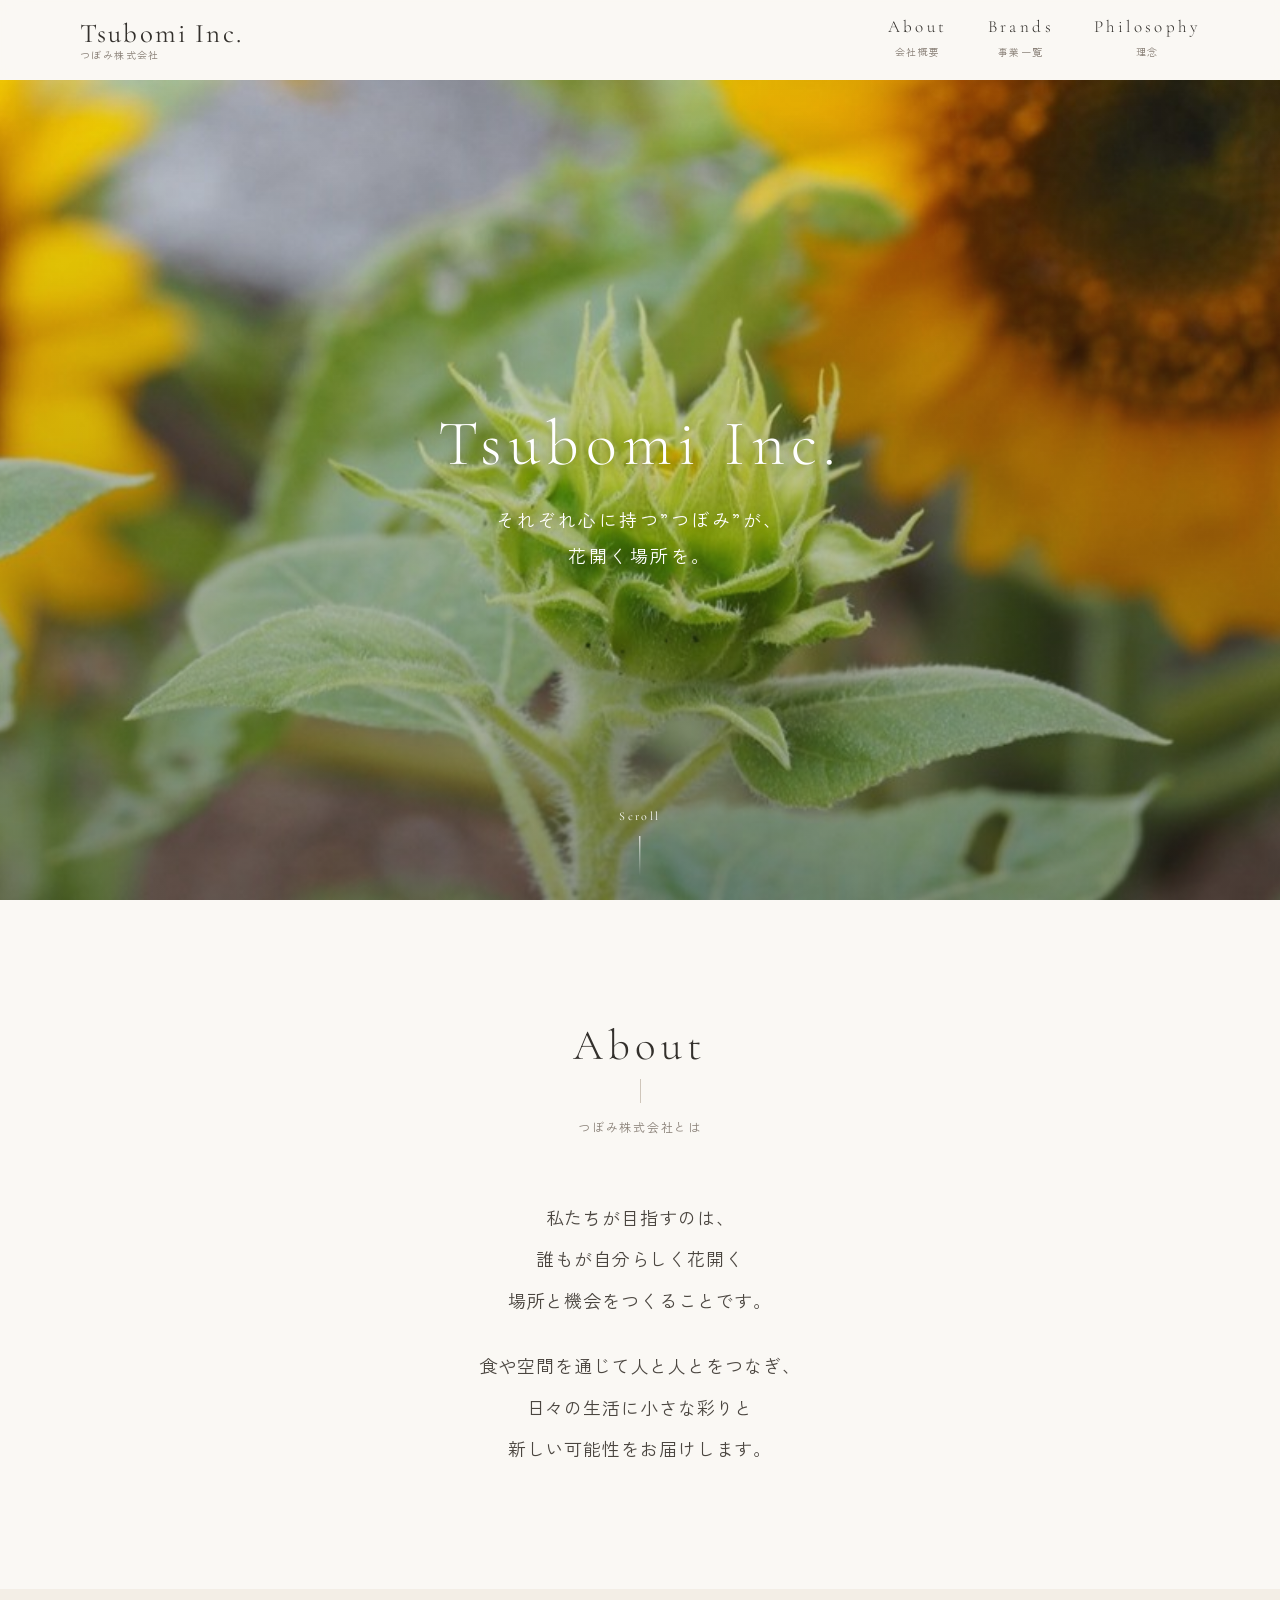
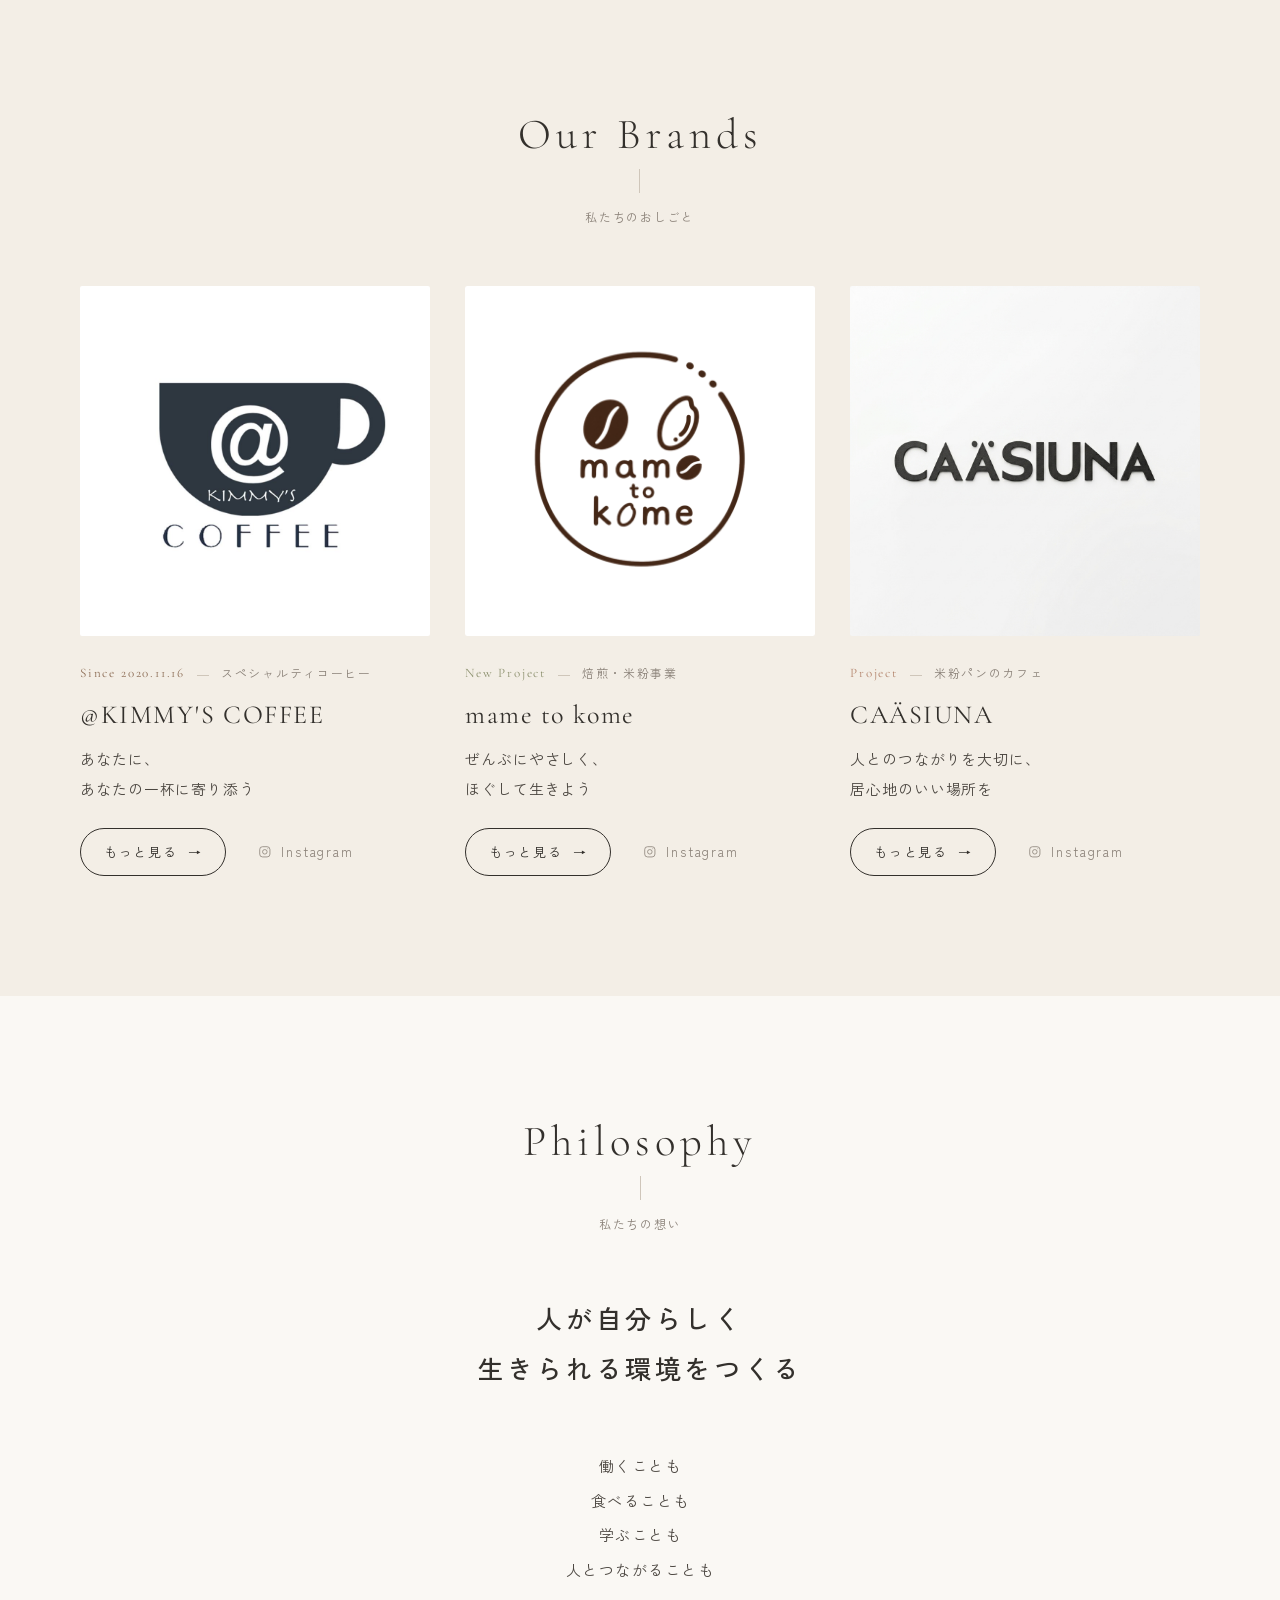
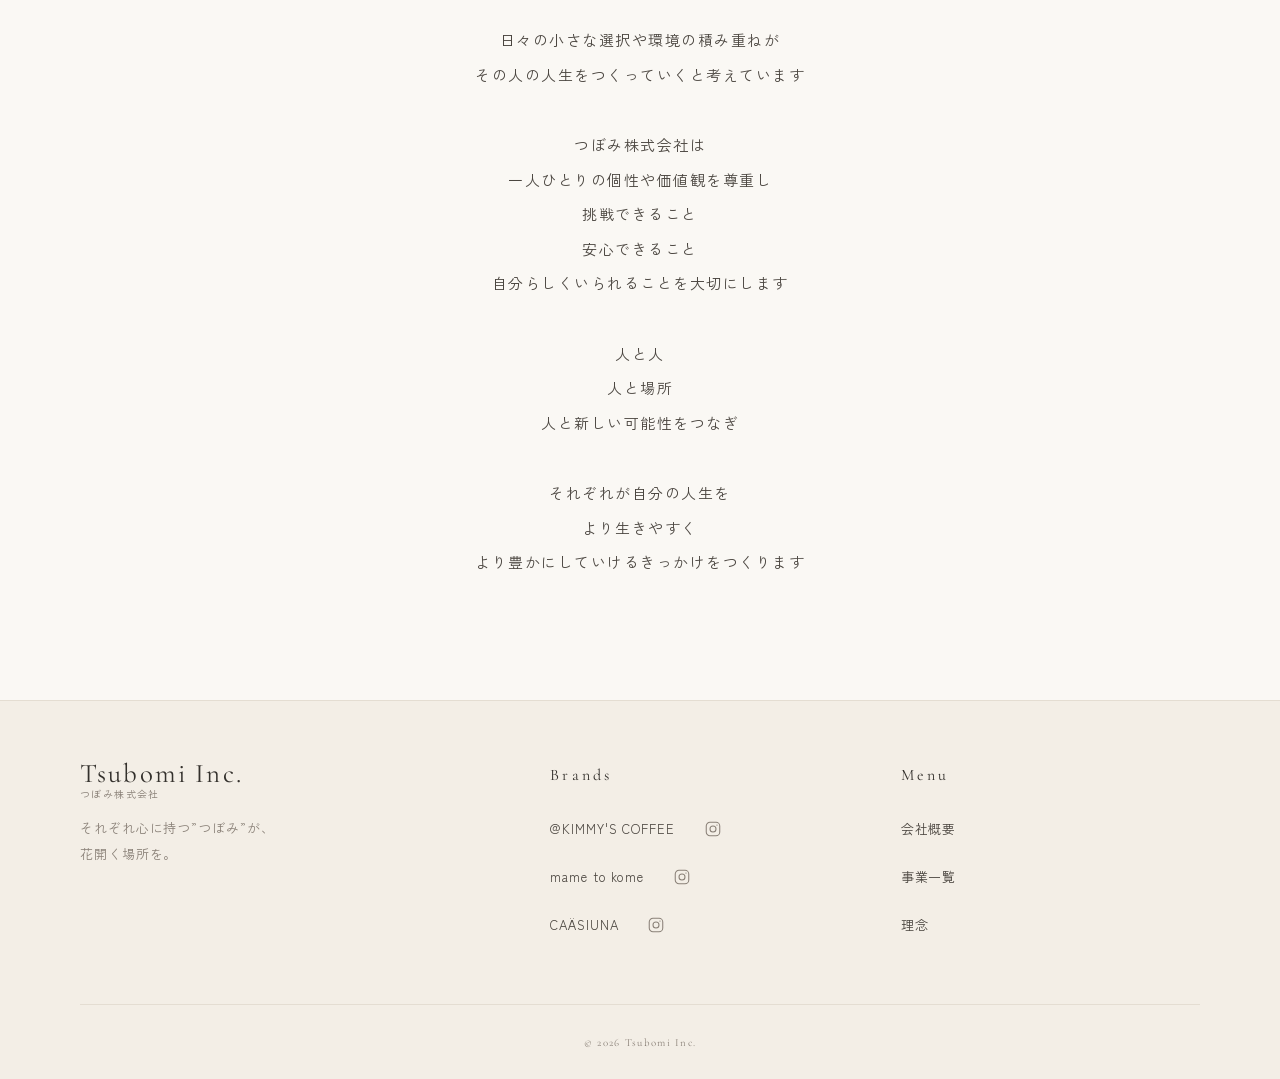
<file: index.html>
<!DOCTYPE html>
<html lang="ja">
<head>
    <meta charset="UTF-8">
    <meta name="viewport" content="width=device-width, initial-scale=1.0">
    <title>Tsubomi Inc. | つぼみ株式会社</title>
    <meta name="description" content="つぼみ株式会社のコーポレートサイト。＠KIMMY'S COFFEE、mame to kome、CAÄSIUNA を通じて、それぞれ心に持つ“つぼみ”が花開く場所をつくります。">
    <script>document.documentElement.classList.add('js');</script>

    <!-- Google Fonts（無料・登録不要） -->
    <link rel="preconnect" href="https://fonts.googleapis.com">
    <link rel="preconnect" href="https://fonts.gstatic.com" crossorigin>
    <link rel="stylesheet" href="https://fonts.googleapis.com/css2?family=Cormorant+Garamond:wght@300;400;500&family=Zen+Kaku+Gothic+New:wght@400;500&display=swap">

    <link rel="stylesheet" href="css/common.css">
    <link rel="stylesheet" href="css/top.css">
</head>
<body>
    <!-- ================= ヘッダー ================= -->
    <header class="site-header">
        <div class="site-header__inner">
            <a href="./index.html" class="site-logo" aria-label="Tsubomi Inc. トップページ">
                <span class="site-logo__en">Tsubomi Inc.</span>
                <span class="site-logo__ja">つぼみ株式会社</span>
            </a>

            <button class="nav-toggle" type="button" aria-expanded="false" aria-controls="global-nav" aria-label="メニューを開く">
                <span class="nav-toggle__line"></span>
                <span class="nav-toggle__line"></span>
            </button>

            <nav class="global-nav" id="global-nav" aria-label="グローバルナビゲーション">
                <ul class="global-nav__list">
                    <li><a href="#about" class="global-nav__link"><span class="global-nav__en">About</span><span class="global-nav__ja">会社概要</span></a></li>
                    <li><a href="#brands" class="global-nav__link"><span class="global-nav__en">Brands</span><span class="global-nav__ja">事業一覧</span></a></li>
                    <li><a href="#philosophy" class="global-nav__link"><span class="global-nav__en">Philosophy</span><span class="global-nav__ja">理念</span></a></li>
                </ul>
            </nav>
        </div>
    </header>

    <!-- ================= メインビジュアル ================= -->
    <section class="hero" aria-label="メインビジュアル">
        <div class="hero__slides" aria-hidden="true">
            <img class="hero__slide is-active" src="img/top/slide1.jpg" alt="" fetchpriority="high" decoding="async">
            <img class="hero__slide" src="img/top/slide2.jpg" alt="" loading="lazy" decoding="async">
            <img class="hero__slide" src="img/top/slide3.jpg" alt="" loading="lazy" decoding="async">
            <img class="hero__slide" src="img/top/slide4.jpg" alt="" loading="lazy" decoding="async">
            <img class="hero__slide" src="img/top/slide5.jpg" alt="" loading="lazy" decoding="async">
        </div>
        <div class="hero__overlay"></div>
        <div class="hero__text">
            <h1 class="hero__title">Tsubomi Inc.</h1>
            <p class="hero__subtitle">それぞれ心に持つ”つぼみ”が、<br>花開く場所を。</p>
        </div>
        <span class="hero__scroll">Scroll</span>
    </section>

    <main>
        <!-- ================= About ================= -->
        <section class="section about" id="about">
            <div class="inner inner--narrow">
                <h2 class="section-heading fade-in">
                    <span class="section-heading__en">About</span>
                    <span class="section-heading__ja">つぼみ株式会社とは</span>
                </h2>
                <div class="about__body fade-in">
                    <p>私たちが目指すのは、<br>誰もが自分らしく花開く<br class="br-pc">場所と機会をつくることです。</p>
                    <p>食や空間を通じて人と人とをつなぎ、<br>日々の生活に小さな彩りと<br class="br-pc">新しい可能性をお届けします。</p>
                </div>
            </div>
        </section>

        <!-- ================= Our Brands ================= -->
        <section class="section section--alt brands" id="brands">
            <div class="inner">
                <h2 class="section-heading fade-in">
                    <span class="section-heading__en">Our Brands</span>
                    <span class="section-heading__ja">私たちのおしごと</span>
                </h2>

                <!-- ブランドを追加するときは <article class="brand-card"> を1つ複製します -->
                <div class="brand-grid">
                    <article class="brand-card fade-in" data-brand="kimmyscoffee">
                        <a href="pages/kimmyscoffee.html" class="brand-card__media" tabindex="-1" aria-hidden="true">
                            <img src="img/top/thumb_kimmyscoffee1.jpg" alt="" loading="lazy" decoding="async" width="600" height="600">
                        </a>
                        <div class="brand-card__body">
                            <div class="brand-card__meta">
                                <span class="brand-card__label">Since 2020.11.16</span>
                                <span class="brand-card__category">スペシャルティコーヒー</span>
                            </div>
                            <h3 class="brand-card__name">@KIMMY'S COFFEE</h3>
                            <p class="brand-card__catch">あなたに、<br>あなたの一杯に寄り添う</p>
                            <div class="brand-card__actions">
                                <a href="pages/kimmyscoffee.html" class="btn btn--primary">もっと見る<span class="btn__arrow" aria-hidden="true">→</span></a>
                                <a href="https://www.instagram.com/kimmys_coffee/" class="btn btn--sub" target="_blank" rel="noopener">
                                    <svg class="btn-icon" viewBox="0 0 24 24" fill="none" stroke="currentColor" stroke-width="1.4" aria-hidden="true"><rect x="3" y="3" width="18" height="18" rx="5"/><circle cx="12" cy="12" r="4"/><circle cx="17.3" cy="6.7" r="0.8" fill="currentColor" stroke="none"/></svg>
                                    Instagram
                                </a>
                            </div>
                        </div>
                    </article>

                    <article class="brand-card fade-in" data-brand="mametokome" style="--fade-delay: 0.12s;">
                        <a href="pages/mame_to_kome.html" class="brand-card__media" tabindex="-1" aria-hidden="true">
                            <img src="img/top/thumb_mametokome1.jpg" alt="" loading="lazy" decoding="async" width="600" height="600">
                        </a>
                        <div class="brand-card__body">
                            <div class="brand-card__meta">
                                <span class="brand-card__label">New Project</span>
                                <span class="brand-card__category">焙煎・米粉事業</span>
                            </div>
                            <h3 class="brand-card__name">mame to kome</h3>
                            <p class="brand-card__catch">ぜんぶにやさしく、<br>ほぐして生きよう</p>
                            <div class="brand-card__actions">
                                <a href="pages/mame_to_kome.html" class="btn btn--primary">もっと見る<span class="btn__arrow" aria-hidden="true">→</span></a>
                                <a href="https://www.instagram.com/mame__to__kome/" class="btn btn--sub" target="_blank" rel="noopener">
                                    <svg class="btn-icon" viewBox="0 0 24 24" fill="none" stroke="currentColor" stroke-width="1.4" aria-hidden="true"><rect x="3" y="3" width="18" height="18" rx="5"/><circle cx="12" cy="12" r="4"/><circle cx="17.3" cy="6.7" r="0.8" fill="currentColor" stroke="none"/></svg>
                                    Instagram
                                </a>
                            </div>
                        </div>
                    </article>

                    <article class="brand-card fade-in" data-brand="caasiuna" style="--fade-delay: 0.24s;">
                        <a href="pages/caasiuna.html" class="brand-card__media" tabindex="-1" aria-hidden="true">
                            <img src="img/top/thumb_caasiuna1.jpg" alt="" loading="lazy" decoding="async" width="600" height="600">
                        </a>
                        <div class="brand-card__body">
                            <div class="brand-card__meta">
                                <span class="brand-card__label">Project</span>
                                <span class="brand-card__category">米粉パンのカフェ</span>
                            </div>
                            <h3 class="brand-card__name">CAÄSIUNA</h3>
                            <p class="brand-card__catch">人とのつながりを大切に、<br>居心地のいい場所を</p>
                            <div class="brand-card__actions">
                                <a href="pages/caasiuna.html" class="btn btn--primary">もっと見る<span class="btn__arrow" aria-hidden="true">→</span></a>
                                <a href="https://www.instagram.com/caasiuna/" class="btn btn--sub" target="_blank" rel="noopener">
                                    <svg class="btn-icon" viewBox="0 0 24 24" fill="none" stroke="currentColor" stroke-width="1.4" aria-hidden="true"><rect x="3" y="3" width="18" height="18" rx="5"/><circle cx="12" cy="12" r="4"/><circle cx="17.3" cy="6.7" r="0.8" fill="currentColor" stroke="none"/></svg>
                                    Instagram
                                </a>
                            </div>
                        </div>
                    </article>
                </div>
            </div>
        </section>

        <!-- ================= Philosophy ================= -->
        <section class="section philosophy" id="philosophy">
            <div class="inner inner--narrow">
                <h2 class="section-heading fade-in">
                    <span class="section-heading__en">Philosophy</span>
                    <span class="section-heading__ja">私たちの想い</span>
                </h2>

                <p class="philosophy__concept fade-in">人が自分らしく<br>生きられる環境をつくる</p>

                <div class="philosophy__body">
                    <p class="fade-in">
                        働くことも<br>
                        食べることも<br>
                        学ぶことも<br>
                        人とつながることも
                    </p>
                    <p class="fade-in">
                        日々の小さな選択や環境の積み重ねが<br>
                        その人の人生をつくっていくと<br class="br-sp">考えています
                    </p>
                    <p class="fade-in">
                        つぼみ株式会社は<br>
                        一人ひとりの個性や価値観を尊重し<br>
                        挑戦できること<br>
                        安心できること<br>
                        自分らしくいられることを大切にします
                    </p>
                    <p class="fade-in">
                        人と人<br>
                        人と場所<br>
                        人と新しい可能性をつなぎ
                    </p>
                    <p class="fade-in">
                        それぞれが自分の人生を<br>
                        より生きやすく<br>
                        より豊かにしていけるきっかけをつくります
                    </p>
                </div>
            </div>
        </section>
    </main>

    <!-- ================= フッター ================= -->
    <footer class="site-footer">
        <div class="inner">
            <div class="site-footer__grid">
                <div>
                    <a href="./index.html" class="site-logo">
                        <span class="site-logo__en">Tsubomi Inc.</span>
                        <span class="site-logo__ja">つぼみ株式会社</span>
                    </a>
                    <p class="site-footer__concept">それぞれ心に持つ”つぼみ”が、<br>花開く場所を。</p>
                </div>

                <div>
                    <h2 class="site-footer__heading">Brands</h2>
                    <ul class="footer-list">
                        <li class="footer-list__item">
                            <a href="pages/kimmyscoffee.html" class="footer-list__link">@KIMMY'S COFFEE</a>
                            <a href="https://www.instagram.com/kimmys_coffee/" class="footer-list__sns" target="_blank" rel="noopener" aria-label="@KIMMY'S COFFEE の Instagram">
                                <svg viewBox="0 0 24 24" fill="none" stroke="currentColor" stroke-width="1.4" aria-hidden="true"><rect x="3" y="3" width="18" height="18" rx="5"/><circle cx="12" cy="12" r="4"/><circle cx="17.3" cy="6.7" r="0.8" fill="currentColor" stroke="none"/></svg>
                            </a>
                        </li>
                        <li class="footer-list__item">
                            <a href="pages/mame_to_kome.html" class="footer-list__link">mame to kome</a>
                            <a href="https://www.instagram.com/mame__to__kome/" class="footer-list__sns" target="_blank" rel="noopener" aria-label="mame to kome の Instagram">
                                <svg viewBox="0 0 24 24" fill="none" stroke="currentColor" stroke-width="1.4" aria-hidden="true"><rect x="3" y="3" width="18" height="18" rx="5"/><circle cx="12" cy="12" r="4"/><circle cx="17.3" cy="6.7" r="0.8" fill="currentColor" stroke="none"/></svg>
                            </a>
                        </li>
                        <li class="footer-list__item">
                            <a href="pages/caasiuna.html" class="footer-list__link">CAÄSIUNA</a>
                            <a href="https://www.instagram.com/caasiuna/" class="footer-list__sns" target="_blank" rel="noopener" aria-label="CAÄSIUNA の Instagram">
                                <svg viewBox="0 0 24 24" fill="none" stroke="currentColor" stroke-width="1.4" aria-hidden="true"><rect x="3" y="3" width="18" height="18" rx="5"/><circle cx="12" cy="12" r="4"/><circle cx="17.3" cy="6.7" r="0.8" fill="currentColor" stroke="none"/></svg>
                            </a>
                        </li>
                    </ul>
                </div>

                <div>
                    <h2 class="site-footer__heading">Menu</h2>
                    <ul class="footer-list">
                        <li><a href="#about" class="footer-list__link">会社概要</a></li>
                        <li><a href="#brands" class="footer-list__link">事業一覧</a></li>
                        <li><a href="#philosophy" class="footer-list__link">理念</a></li>
                    </ul>
                </div>
            </div>

            <p class="site-footer__copy"><small>&copy; 2026 Tsubomi Inc.</small></p>
        </div>
    </footer>

    <script src="js/common.js"></script>
</body>
</html>
</file>
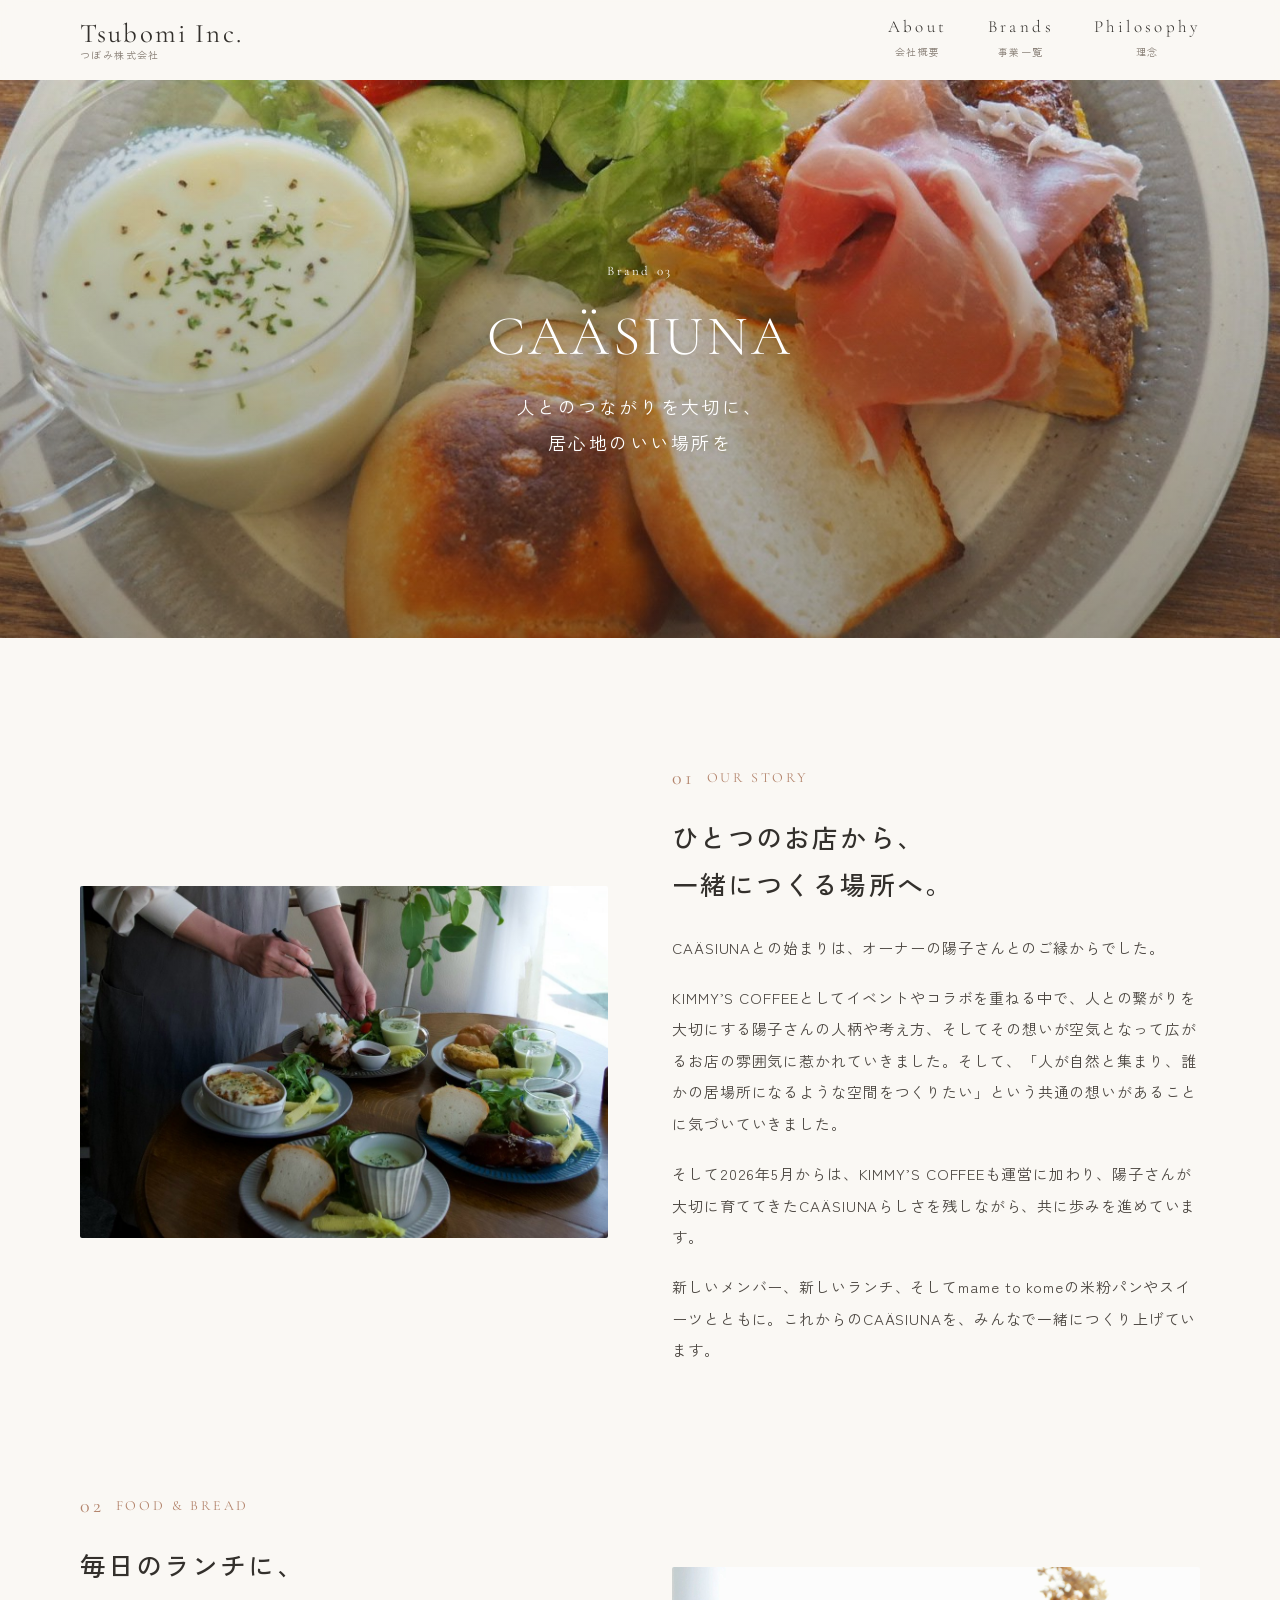
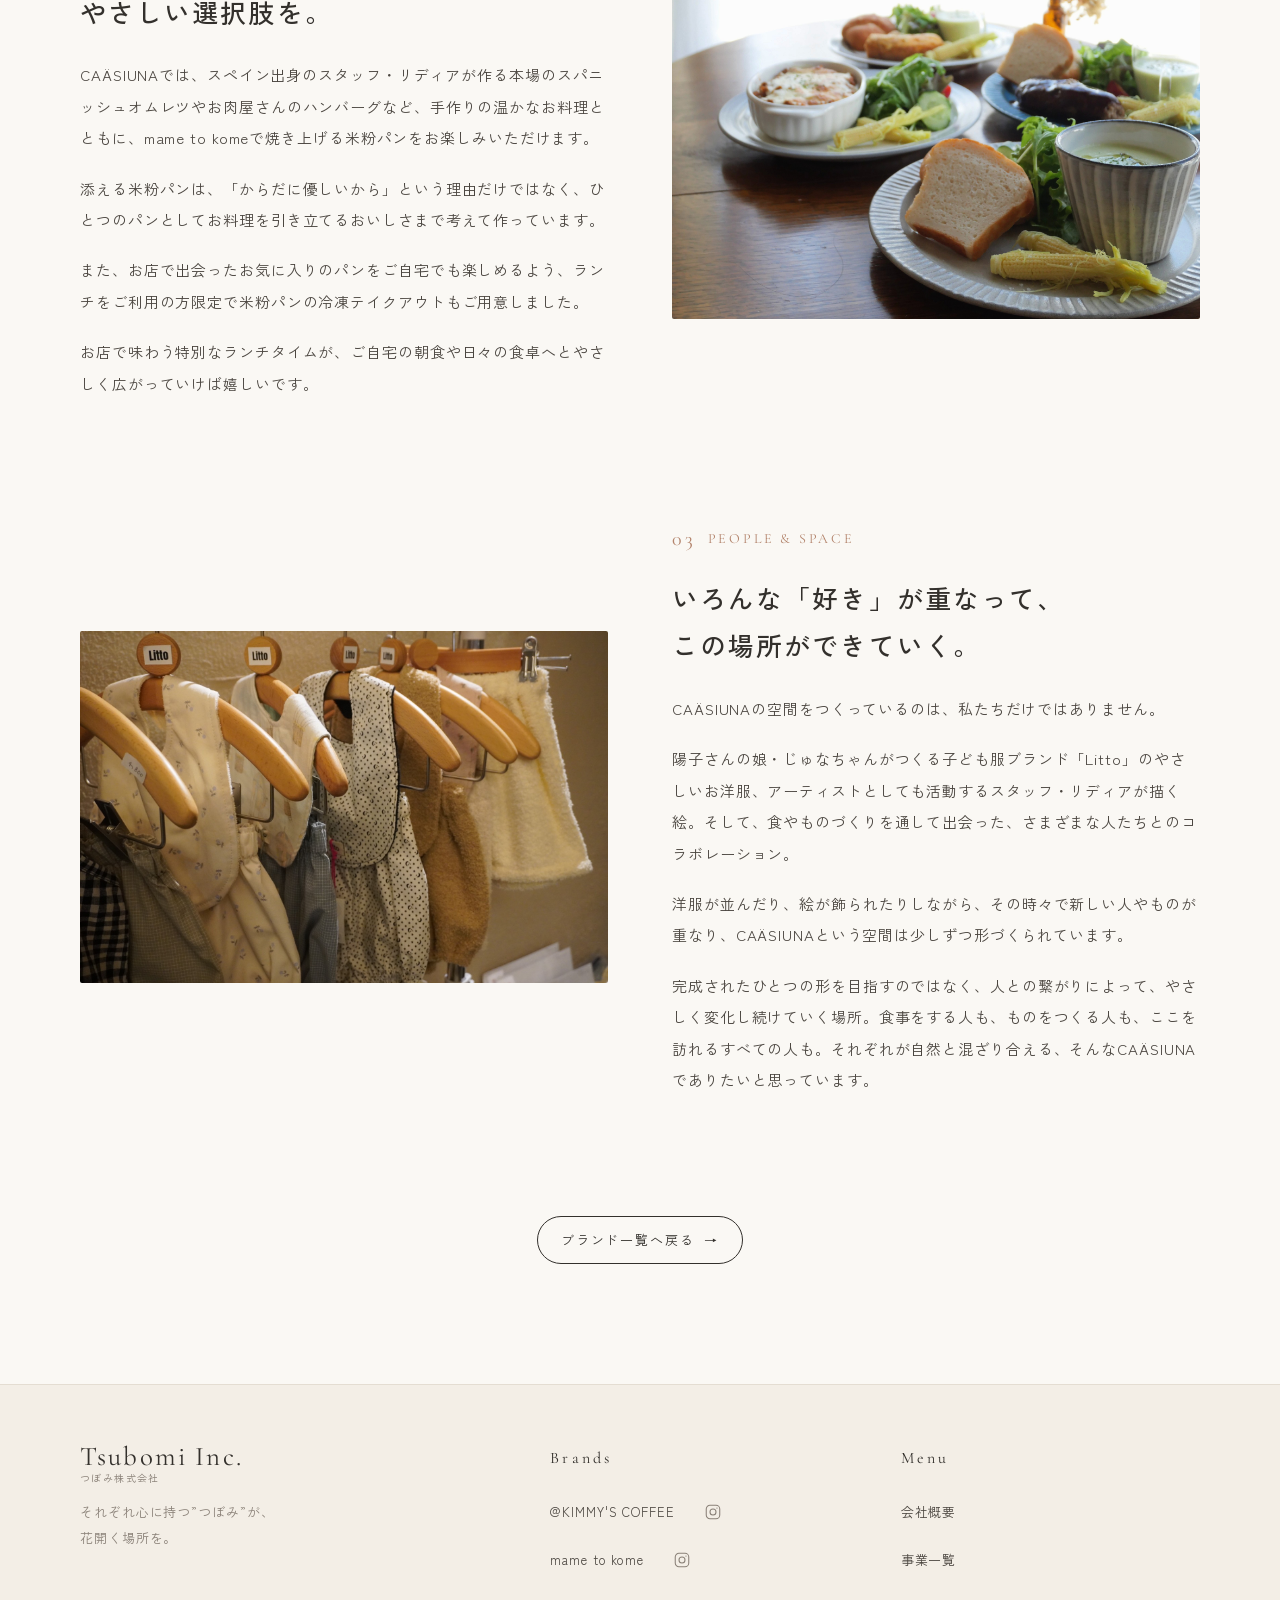
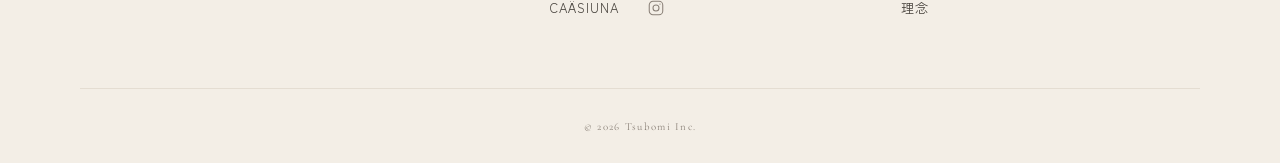
<file: pages/caasiuna.html>
<!DOCTYPE html>
<html lang="ja">
<head>
    <meta charset="UTF-8">
    <meta name="viewport" content="width=device-width, initial-scale=1.0">
    <title>CAÄSIUNA | Tsubomi Inc.</title>
    <meta name="description" content="CAÄSIUNA｜人とのつながりを大切に、居心地のいい場所を。米粉パンとランチを楽しめる、つぼみ株式会社のカフェです。">
    <script>document.documentElement.classList.add('js');</script>

    <link rel="preconnect" href="https://fonts.googleapis.com">
    <link rel="preconnect" href="https://fonts.gstatic.com" crossorigin>
    <link rel="stylesheet" href="https://fonts.googleapis.com/css2?family=Cormorant+Garamond:wght@300;400;500&family=Zen+Kaku+Gothic+New:wght@400;500&display=swap">

    <link rel="stylesheet" href="../css/common.css">
    <link rel="stylesheet" href="../css/businessContens.css">
</head>
<body data-brand="caasiuna">
    <!-- ================= ヘッダー ================= -->
    <header class="site-header">
        <div class="site-header__inner">
            <a href="../index.html" class="site-logo" aria-label="Tsubomi Inc. トップページ">
                <span class="site-logo__en">Tsubomi Inc.</span>
                <span class="site-logo__ja">つぼみ株式会社</span>
            </a>

            <button class="nav-toggle" type="button" aria-expanded="false" aria-controls="global-nav" aria-label="メニューを開く">
                <span class="nav-toggle__line"></span>
                <span class="nav-toggle__line"></span>
            </button>

            <nav class="global-nav" id="global-nav" aria-label="グローバルナビゲーション">
                <ul class="global-nav__list">
                    <li><a href="../index.html#about" class="global-nav__link"><span class="global-nav__en">About</span><span class="global-nav__ja">会社概要</span></a></li>
                    <li><a href="../index.html#brands" class="global-nav__link"><span class="global-nav__en">Brands</span><span class="global-nav__ja">事業一覧</span></a></li>
                    <li><a href="../index.html#philosophy" class="global-nav__link"><span class="global-nav__en">Philosophy</span><span class="global-nav__ja">理念</span></a></li>
                </ul>
            </nav>
        </div>
    </header>

    <!-- ================= メインビジュアル ================= -->
    <section class="hero hero--sub" aria-label="メインビジュアル">
        <div class="hero__slides" aria-hidden="true">
            <img class="hero__slide is-active" src="../img/caasiuna/caasiuna1.jpg" alt="" fetchpriority="high" decoding="async">
            <img class="hero__slide" src="../img/caasiuna/caasiuna2.jpg" alt="" loading="lazy" decoding="async">
            <img class="hero__slide" src="../img/caasiuna/caasiuna3.jpg" alt="" loading="lazy" decoding="async">
            <img class="hero__slide" src="../img/caasiuna/caasiuna4.jpg" alt="" loading="lazy" decoding="async">
        </div>
        <div class="hero__overlay"></div>
        <div class="hero__text">
            <p class="brand-hero__label">Brand 03</p>
            <h1 class="hero__title">CAÄSIUNA</h1>
            <p class="hero__subtitle">人とのつながりを大切に、<br>居心地のいい場所を</p>
        </div>
    </section>

    <main>
        <div class="section">
            <div class="inner features">
                <section class="feature fade-in">
                    <div class="feature__media">
                        <img src="../img/caasiuna/caasiuna_contents1.jpg" alt="スペシャリティ" loading="lazy" decoding="async">
                    </div>
                    <div class="feature__text">
                        <p class="feature__label" data-num="01">Our Story</p>
                        <h2 class="feature__title">ひとつのお店から、<br>一緒につくる場所へ。</h2>
                        <div class="feature__body">
                            <p>CAÄSIUNAとの始まりは、オーナーの陽子さんとのご縁からでした。</p>
                            <p>KIMMY’S COFFEEとしてイベントやコラボを重ねる中で、人との繋がりを大切にする陽子さんの人柄や考え方、そしてその想いが空気となって広がるお店の雰囲気に惹かれていきました。そして、「人が自然と集まり、誰かの居場所になるような空間をつくりたい」という共通の想いがあることに気づいていきました。</p>
                            <p>そして2026年5月からは、KIMMY’S COFFEEも運営に加わり、陽子さんが大切に育ててきたCAÄSIUNAらしさを残しながら、共に歩みを進めています。</p>
                            <p>新しいメンバー、新しいランチ、そしてmame to komeの米粉パンやスイーツとともに。これからのCAÄSIUNAを、みんなで一緒につくり上げています。</p>
                        </div>
                    </div>
                </section>

                <section class="feature fade-in">
                    <div class="feature__media">
                        <img src="../img/caasiuna/caasiuna_contents2.jpg" alt="FOOD" loading="lazy" decoding="async">
                    </div>
                    <div class="feature__text">
                        <p class="feature__label" data-num="02">Food &amp; Bread</p>
                        <h2 class="feature__title">毎日のランチに、<br>やさしい選択肢を。</h2>
                        <div class="feature__body">
                            <p>CAÄSIUNAでは、スペイン出身のスタッフ・リディアが作る本場のスパニッシュオムレツやお肉屋さんのハンバーグなど、手作りの温かなお料理とともに、mame to komeで焼き上げる米粉パンをお楽しみいただけます。</p>
                            <p>添える米粉パンは、「からだに優しいから」という理由だけではなく、ひとつのパンとしてお料理を引き立てるおいしさまで考えて作っています。</p>
                            <p>また、お店で出会ったお気に入りのパンをご自宅でも楽しめるよう、ランチをご利用の方限定で米粉パンの冷凍テイクアウトもご用意しました。</p>
                            <p>お店で味わう特別なランチタイムが、ご自宅の朝食や日々の食卓へとやさしく広がっていけば嬉しいです。</p>
                        </div>
                    </div>
                </section>

                <section class="feature fade-in">
                    <div class="feature__media">
                        <img src="../img/caasiuna/caasiuna_contents3.jpg" alt="SPACE" loading="lazy" decoding="async">
                    </div>
                    <div class="feature__text">
                        <p class="feature__label" data-num="03">People &amp; Space</p>
                        <h2 class="feature__title">いろんな「好き」が重なって、<br>この場所ができていく。</h2>
                        <div class="feature__body">
                            <p>CAÄSIUNAの空間をつくっているのは、私たちだけではありません。</p>
                            <p>陽子さんの娘・じゅなちゃんがつくる子ども服ブランド「Litto」のやさしいお洋服、アーティストとしても活動するスタッフ・リディアが描く絵。そして、食やものづくりを通して出会った、さまざまな人たちとのコラボレーション。</p>
                            <p>洋服が並んだり、絵が飾られたりしながら、その時々で新しい人やものが重なり、CAÄSIUNAという空間は少しずつ形づくられています。</p>
                            <p>完成されたひとつの形を目指すのではなく、人との繋がりによって、やさしく変化し続けていく場所。食事をする人も、ものをつくる人も、ここを訪れるすべての人も。それぞれが自然と混ざり合える、そんなCAÄSIUNAでありたいと思っています。</p>
                        </div>
                    </div>
                </section>
            </div>
        </div>

        <div class="brand-back">
            <a href="../index.html#brands" class="btn btn--primary">ブランド一覧へ戻る<span class="btn__arrow" aria-hidden="true">→</span></a>
        </div>
    </main>

    <!-- ================= フッター ================= -->
    <footer class="site-footer">
        <div class="inner">
            <div class="site-footer__grid">
                <div>
                    <a href="../index.html" class="site-logo">
                        <span class="site-logo__en">Tsubomi Inc.</span>
                        <span class="site-logo__ja">つぼみ株式会社</span>
                    </a>
                    <p class="site-footer__concept">それぞれ心に持つ”つぼみ”が、<br>花開く場所を。</p>
                </div>

                <div>
                    <h2 class="site-footer__heading">Brands</h2>
                    <ul class="footer-list">
                        <li class="footer-list__item">
                            <a href="kimmyscoffee.html" class="footer-list__link">@KIMMY'S COFFEE</a>
                            <a href="https://www.instagram.com/kimmys_coffee/" class="footer-list__sns" target="_blank" rel="noopener" aria-label="@KIMMY'S COFFEE の Instagram">
                                <svg viewBox="0 0 24 24" fill="none" stroke="currentColor" stroke-width="1.4" aria-hidden="true"><rect x="3" y="3" width="18" height="18" rx="5"/><circle cx="12" cy="12" r="4"/><circle cx="17.3" cy="6.7" r="0.8" fill="currentColor" stroke="none"/></svg>
                            </a>
                        </li>
                        <li class="footer-list__item">
                            <a href="mame_to_kome.html" class="footer-list__link">mame to kome</a>
                            <a href="https://www.instagram.com/mame__to__kome/" class="footer-list__sns" target="_blank" rel="noopener" aria-label="mame to kome の Instagram">
                                <svg viewBox="0 0 24 24" fill="none" stroke="currentColor" stroke-width="1.4" aria-hidden="true"><rect x="3" y="3" width="18" height="18" rx="5"/><circle cx="12" cy="12" r="4"/><circle cx="17.3" cy="6.7" r="0.8" fill="currentColor" stroke="none"/></svg>
                            </a>
                        </li>
                        <li class="footer-list__item">
                            <a href="caasiuna.html" class="footer-list__link" aria-current="page">CAÄSIUNA</a>
                            <a href="https://www.instagram.com/caasiuna/" class="footer-list__sns" target="_blank" rel="noopener" aria-label="CAÄSIUNA の Instagram">
                                <svg viewBox="0 0 24 24" fill="none" stroke="currentColor" stroke-width="1.4" aria-hidden="true"><rect x="3" y="3" width="18" height="18" rx="5"/><circle cx="12" cy="12" r="4"/><circle cx="17.3" cy="6.7" r="0.8" fill="currentColor" stroke="none"/></svg>
                            </a>
                        </li>
                    </ul>
                </div>

                <div>
                    <h2 class="site-footer__heading">Menu</h2>
                    <ul class="footer-list">
                        <li><a href="../index.html#about" class="footer-list__link">会社概要</a></li>
                        <li><a href="../index.html#brands" class="footer-list__link">事業一覧</a></li>
                        <li><a href="../index.html#philosophy" class="footer-list__link">理念</a></li>
                    </ul>
                </div>
            </div>

            <p class="site-footer__copy"><small>&copy; 2026 Tsubomi Inc.</small></p>
        </div>
    </footer>

    <script src="../js/common.js"></script>
</body>
</html>
</file>
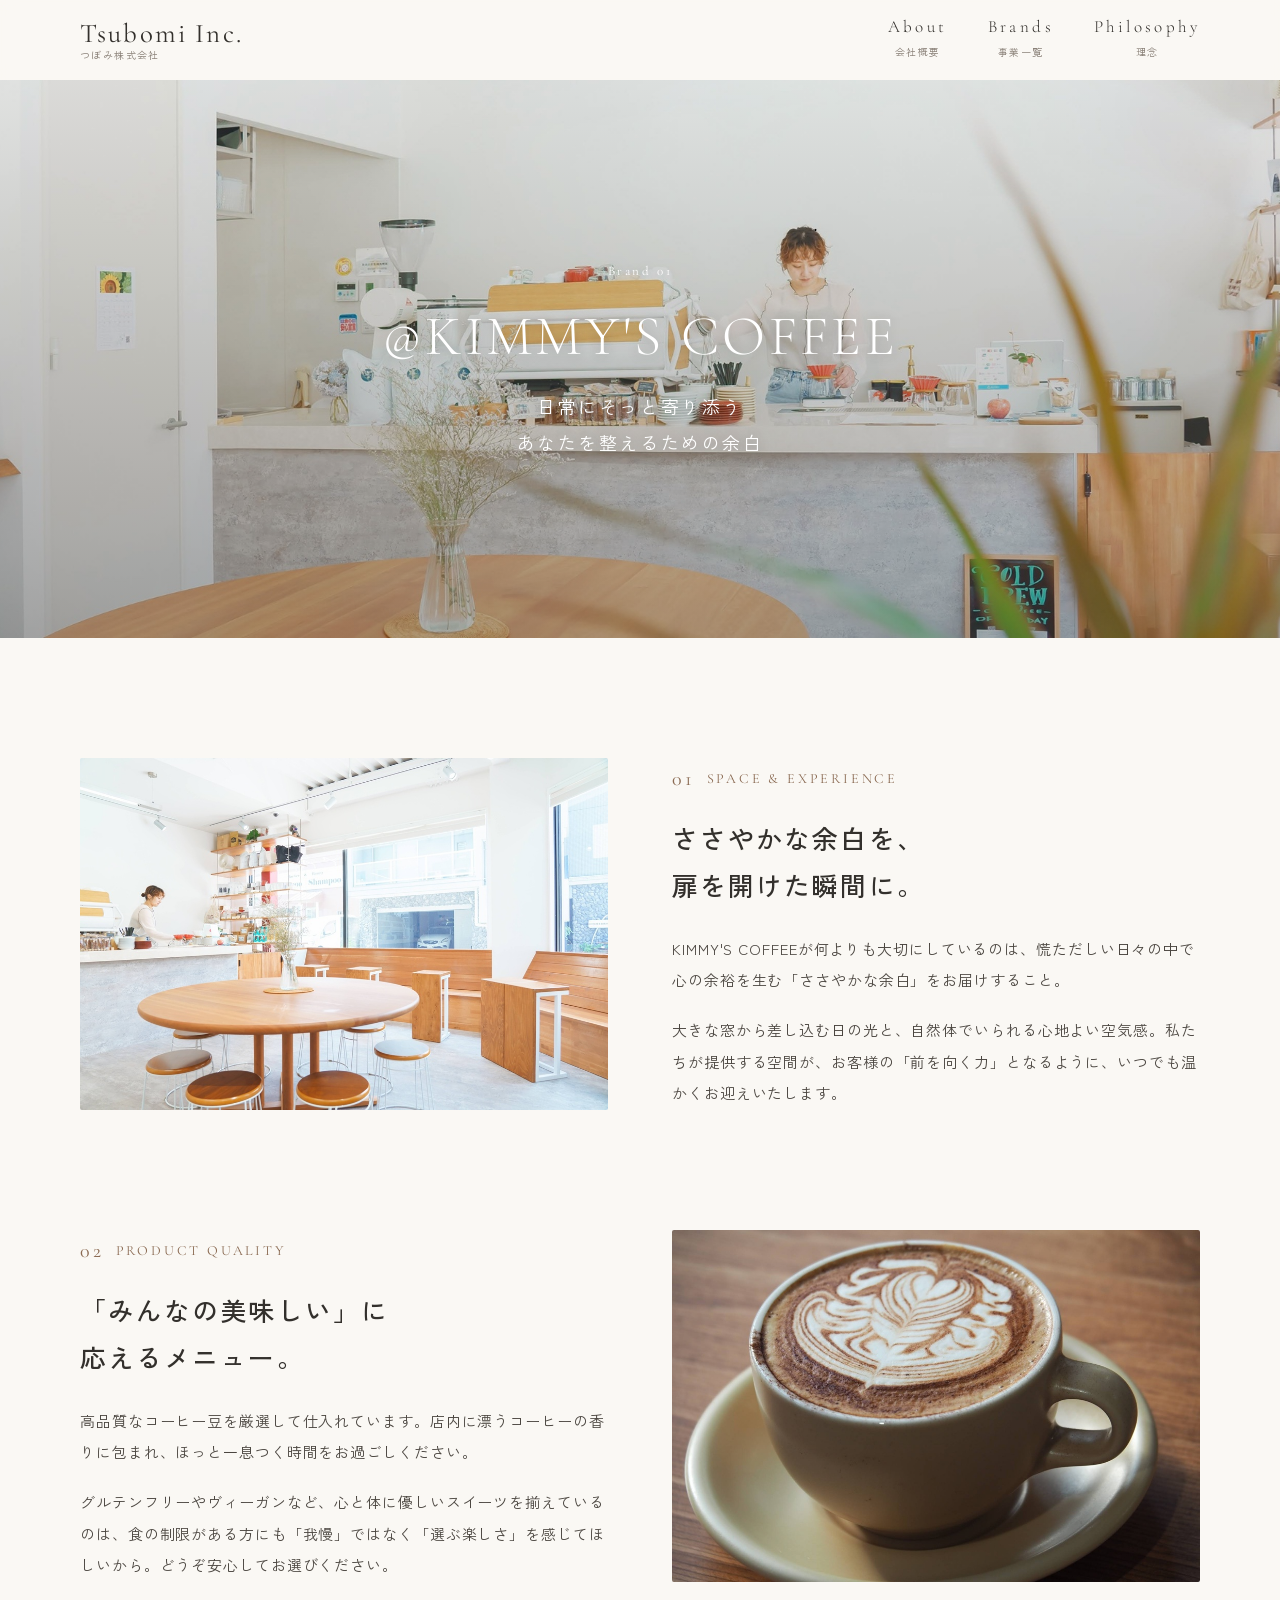
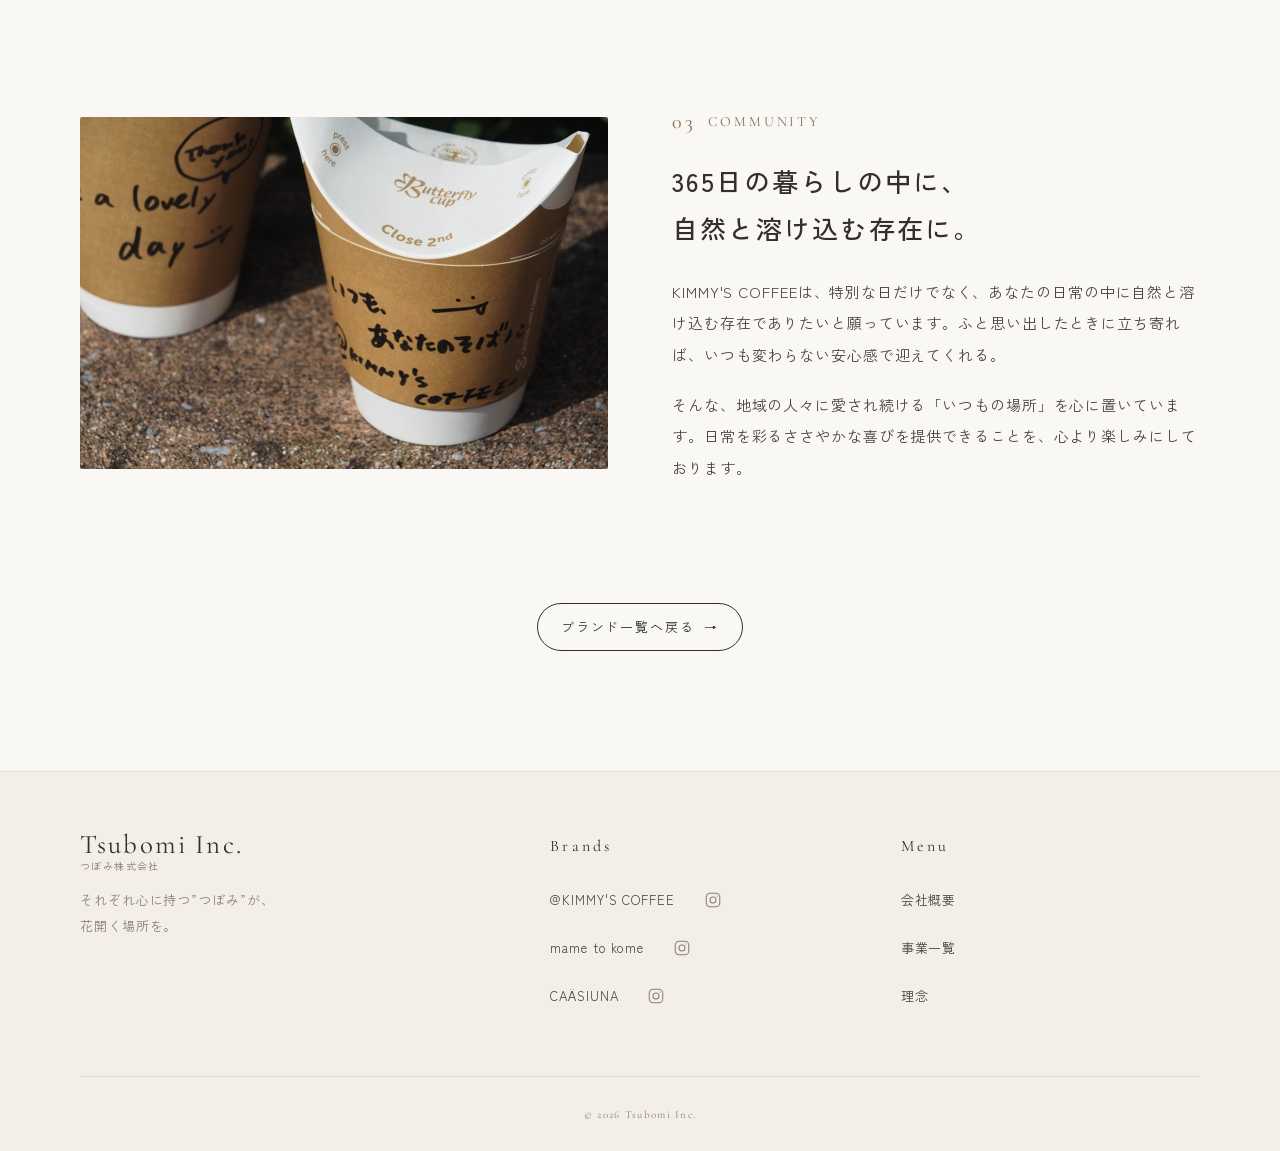
<file: pages/kimmyscoffee.html>
<!DOCTYPE html>
<html lang="ja">
<head>
    <meta charset="UTF-8">
    <meta name="viewport" content="width=device-width, initial-scale=1.0">
    <title>@KIMMY'S COFFEE | Tsubomi Inc.</title>
    <meta name="description" content="@KIMMY'S COFFEE｜日常にそっと寄り添う、あなたを整えるための余白。つぼみ株式会社のスペシャルティコーヒーブランドです。">
    <script>document.documentElement.classList.add('js');</script>

    <link rel="preconnect" href="https://fonts.googleapis.com">
    <link rel="preconnect" href="https://fonts.gstatic.com" crossorigin>
    <link rel="stylesheet" href="https://fonts.googleapis.com/css2?family=Cormorant+Garamond:wght@300;400;500&family=Zen+Kaku+Gothic+New:wght@400;500&display=swap">

    <link rel="stylesheet" href="../css/common.css">
    <link rel="stylesheet" href="../css/businessContens.css">
</head>
<body data-brand="kimmyscoffee">
    <!-- ================= ヘッダー ================= -->
    <header class="site-header">
        <div class="site-header__inner">
            <a href="../index.html" class="site-logo" aria-label="Tsubomi Inc. トップページ">
                <span class="site-logo__en">Tsubomi Inc.</span>
                <span class="site-logo__ja">つぼみ株式会社</span>
            </a>

            <button class="nav-toggle" type="button" aria-expanded="false" aria-controls="global-nav" aria-label="メニューを開く">
                <span class="nav-toggle__line"></span>
                <span class="nav-toggle__line"></span>
            </button>

            <nav class="global-nav" id="global-nav" aria-label="グローバルナビゲーション">
                <ul class="global-nav__list">
                    <li><a href="../index.html#about" class="global-nav__link"><span class="global-nav__en">About</span><span class="global-nav__ja">会社概要</span></a></li>
                    <li><a href="../index.html#brands" class="global-nav__link"><span class="global-nav__en">Brands</span><span class="global-nav__ja">事業一覧</span></a></li>
                    <li><a href="../index.html#philosophy" class="global-nav__link"><span class="global-nav__en">Philosophy</span><span class="global-nav__ja">理念</span></a></li>
                </ul>
            </nav>
        </div>
    </header>

    <!-- ================= メインビジュアル ================= -->
    <section class="hero hero--sub" aria-label="メインビジュアル">
        <div class="hero__slides" aria-hidden="true">
            <img class="hero__slide is-active" src="../img/kimmyscoffee/kimmyscoffee1.jpg" alt="" fetchpriority="high" decoding="async">
            <img class="hero__slide" src="../img/kimmyscoffee/kimmyscoffee2.jpg" alt="" loading="lazy" decoding="async">
            <img class="hero__slide" src="../img/kimmyscoffee/kimmyscoffee3.jpg" alt="" loading="lazy" decoding="async">
            <img class="hero__slide" src="../img/kimmyscoffee/kimmyscoffee4.jpg" alt="" loading="lazy" decoding="async">
        </div>
        <div class="hero__overlay"></div>
        <div class="hero__text">
            <p class="brand-hero__label">Brand 01</p>
            <h1 class="hero__title">@KIMMY'S COFFEE</h1>
            <p class="hero__subtitle">日常にそっと寄り添う<br>あなたを整えるための余白</p>
        </div>
    </section>

    <main>
        <div class="section">
            <div class="inner features">
                <section class="feature fade-in">
                    <div class="feature__media">
                        <img src="../img/kimmyscoffee/kimmyscoffee-contents1.jpg" alt="洗練された空間" loading="lazy" decoding="async">
                    </div>
                    <div class="feature__text">
                        <p class="feature__label" data-num="01">Space &amp; Experience</p>
                        <h2 class="feature__title">ささやかな余白を、<br>扉を開けた瞬間に。</h2>
                        <div class="feature__body">
                            <p>KIMMY'S COFFEEが何よりも大切にしているのは、慌ただしい日々の中で心の余裕を生む「ささやかな余白」をお届けすること。</p>
                            <p>大きな窓から差し込む日の光と、自然体でいられる心地よい空気感。私たちが提供する空間が、お客様の「前を向く力」となるように、いつでも温かくお迎えいたします。</p>
                        </div>
                    </div>
                </section>

                <section class="feature fade-in">
                    <div class="feature__media">
                        <img src="../img/kimmyscoffee/kimmyscoffee-contents2.jpg" alt="こだわりのメニュー" loading="lazy" decoding="async">
                    </div>
                    <div class="feature__text">
                        <p class="feature__label" data-num="02">Product Quality</p>
                        <h2 class="feature__title">「みんなの美味しい」に<br>応えるメニュー。</h2>
                        <div class="feature__body">
                            <p>高品質なコーヒー豆を厳選して仕入れています。店内に漂うコーヒーの香りに包まれ、ほっと一息つく時間をお過ごしください。</p>
                            <p>グルテンフリーやヴィーガンなど、心と体に優しいスイーツを揃えているのは、食の制限がある方にも「我慢」ではなく「選ぶ楽しさ」を感じてほしいから。どうぞ安心してお選びください。</p>
                        </div>
                    </div>
                </section>

                <section class="feature fade-in">
                    <div class="feature__media">
                        <img src="../img/kimmyscoffee/kimmyscoffee-contents3.jpg" alt="いつもの場所" loading="lazy" decoding="async">
                    </div>
                    <div class="feature__text">
                        <p class="feature__label" data-num="03">Community</p>
                        <h2 class="feature__title">365日の暮らしの中に、<br>自然と溶け込む存在に。</h2>
                        <div class="feature__body">
                            <p>KIMMY'S COFFEEは、特別な日だけでなく、あなたの日常の中に自然と溶け込む存在でありたいと願っています。ふと思い出したときに立ち寄れば、いつも変わらない安心感で迎えてくれる。</p>
                            <p>そんな、地域の人々に愛され続ける「いつもの場所」を心に置いています。日常を彩るささやかな喜びを提供できることを、心より楽しみにしております。</p>
                        </div>
                    </div>
                </section>
            </div>
        </div>

        <div class="brand-back">
            <a href="../index.html#brands" class="btn btn--primary">ブランド一覧へ戻る<span class="btn__arrow" aria-hidden="true">→</span></a>
        </div>
    </main>

    <!-- ================= フッター ================= -->
    <footer class="site-footer">
        <div class="inner">
            <div class="site-footer__grid">
                <div>
                    <a href="../index.html" class="site-logo">
                        <span class="site-logo__en">Tsubomi Inc.</span>
                        <span class="site-logo__ja">つぼみ株式会社</span>
                    </a>
                    <p class="site-footer__concept">それぞれ心に持つ”つぼみ”が、<br>花開く場所を。</p>
                </div>

                <div>
                    <h2 class="site-footer__heading">Brands</h2>
                    <ul class="footer-list">
                        <li class="footer-list__item">
                            <a href="kimmyscoffee.html" class="footer-list__link" aria-current="page">@KIMMY'S COFFEE</a>
                            <a href="https://www.instagram.com/kimmys_coffee/" class="footer-list__sns" target="_blank" rel="noopener" aria-label="@KIMMY'S COFFEE の Instagram">
                                <svg viewBox="0 0 24 24" fill="none" stroke="currentColor" stroke-width="1.4" aria-hidden="true"><rect x="3" y="3" width="18" height="18" rx="5"/><circle cx="12" cy="12" r="4"/><circle cx="17.3" cy="6.7" r="0.8" fill="currentColor" stroke="none"/></svg>
                            </a>
                        </li>
                        <li class="footer-list__item">
                            <a href="mame_to_kome.html" class="footer-list__link">mame to kome</a>
                            <a href="https://www.instagram.com/mame__to__kome/" class="footer-list__sns" target="_blank" rel="noopener" aria-label="mame to kome の Instagram">
                                <svg viewBox="0 0 24 24" fill="none" stroke="currentColor" stroke-width="1.4" aria-hidden="true"><rect x="3" y="3" width="18" height="18" rx="5"/><circle cx="12" cy="12" r="4"/><circle cx="17.3" cy="6.7" r="0.8" fill="currentColor" stroke="none"/></svg>
                            </a>
                        </li>
                        <li class="footer-list__item">
                            <a href="caasiuna.html" class="footer-list__link">CAÄSIUNA</a>
                            <a href="https://www.instagram.com/caasiuna/" class="footer-list__sns" target="_blank" rel="noopener" aria-label="CAÄSIUNA の Instagram">
                                <svg viewBox="0 0 24 24" fill="none" stroke="currentColor" stroke-width="1.4" aria-hidden="true"><rect x="3" y="3" width="18" height="18" rx="5"/><circle cx="12" cy="12" r="4"/><circle cx="17.3" cy="6.7" r="0.8" fill="currentColor" stroke="none"/></svg>
                            </a>
                        </li>
                    </ul>
                </div>

                <div>
                    <h2 class="site-footer__heading">Menu</h2>
                    <ul class="footer-list">
                        <li><a href="../index.html#about" class="footer-list__link">会社概要</a></li>
                        <li><a href="../index.html#brands" class="footer-list__link">事業一覧</a></li>
                        <li><a href="../index.html#philosophy" class="footer-list__link">理念</a></li>
                    </ul>
                </div>
            </div>

            <p class="site-footer__copy"><small>&copy; 2026 Tsubomi Inc.</small></p>
        </div>
    </footer>

    <script src="../js/common.js"></script>
</body>
</html>
</file>
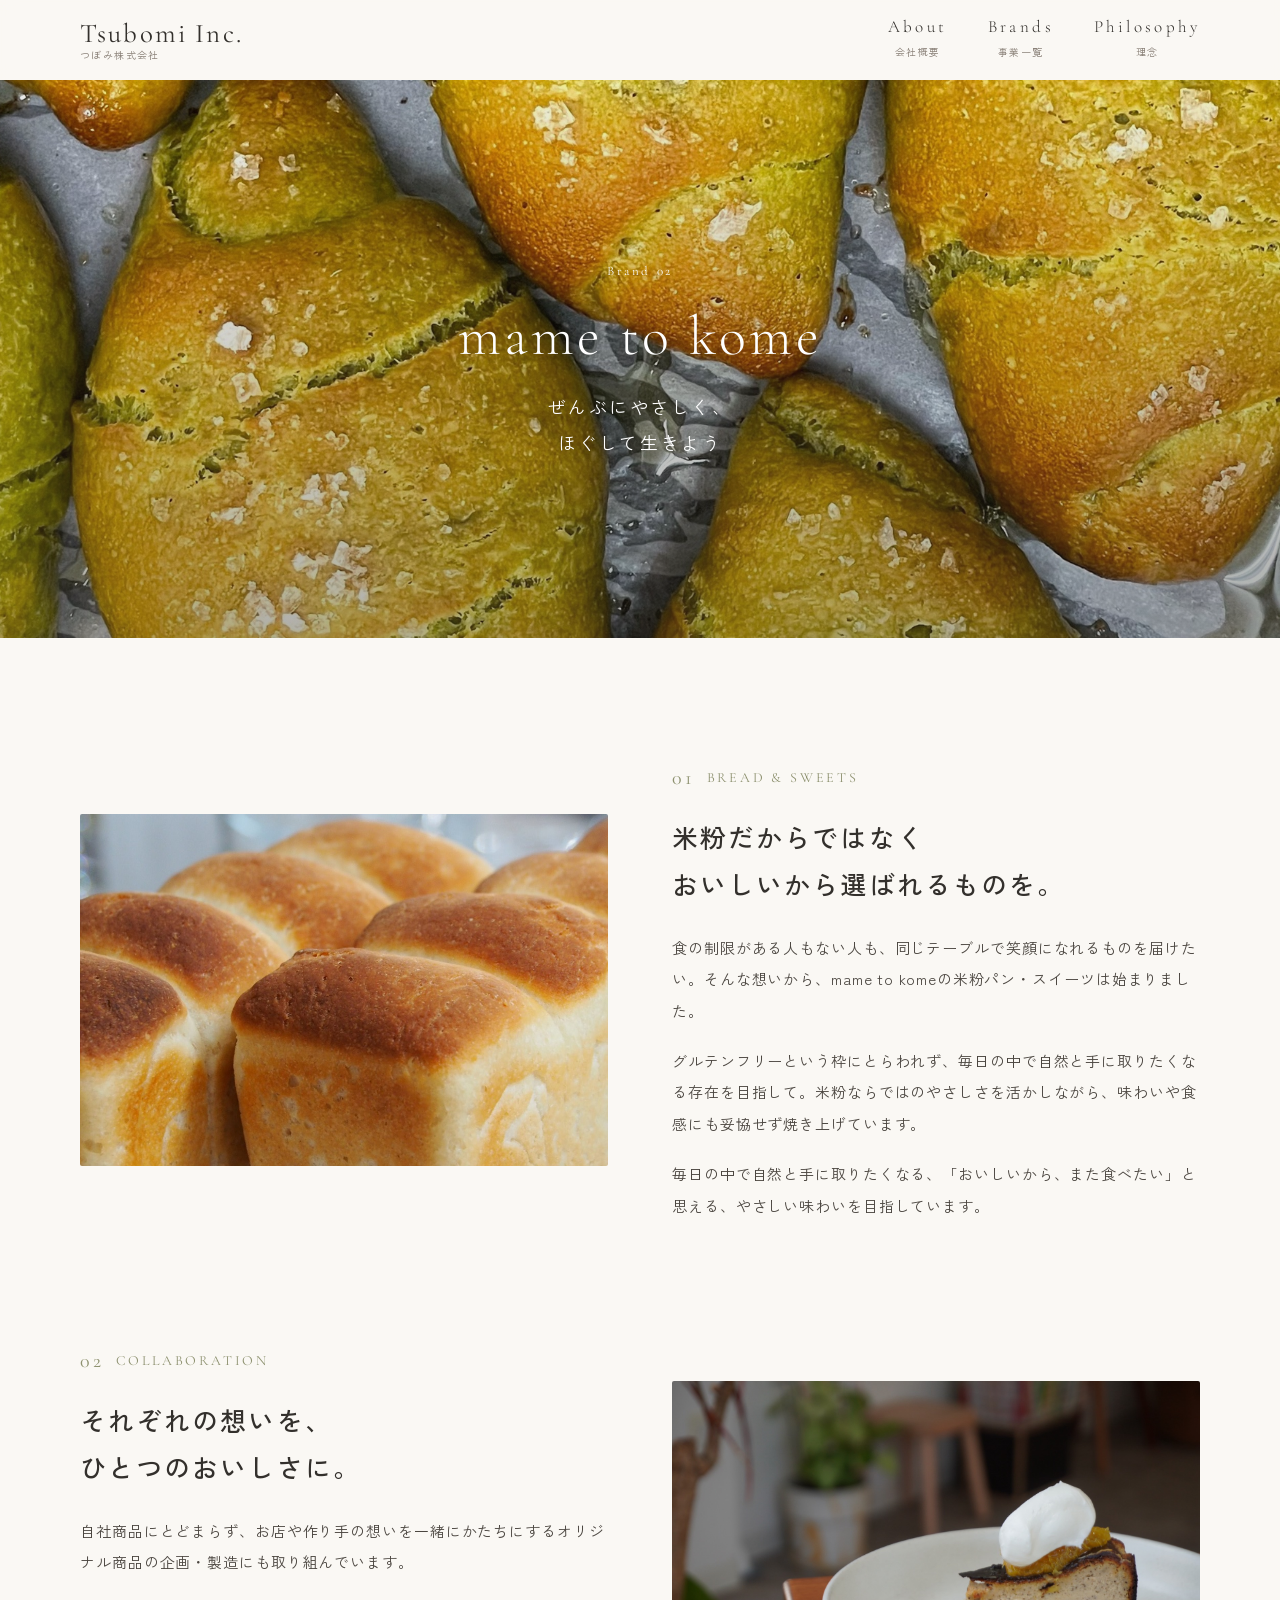
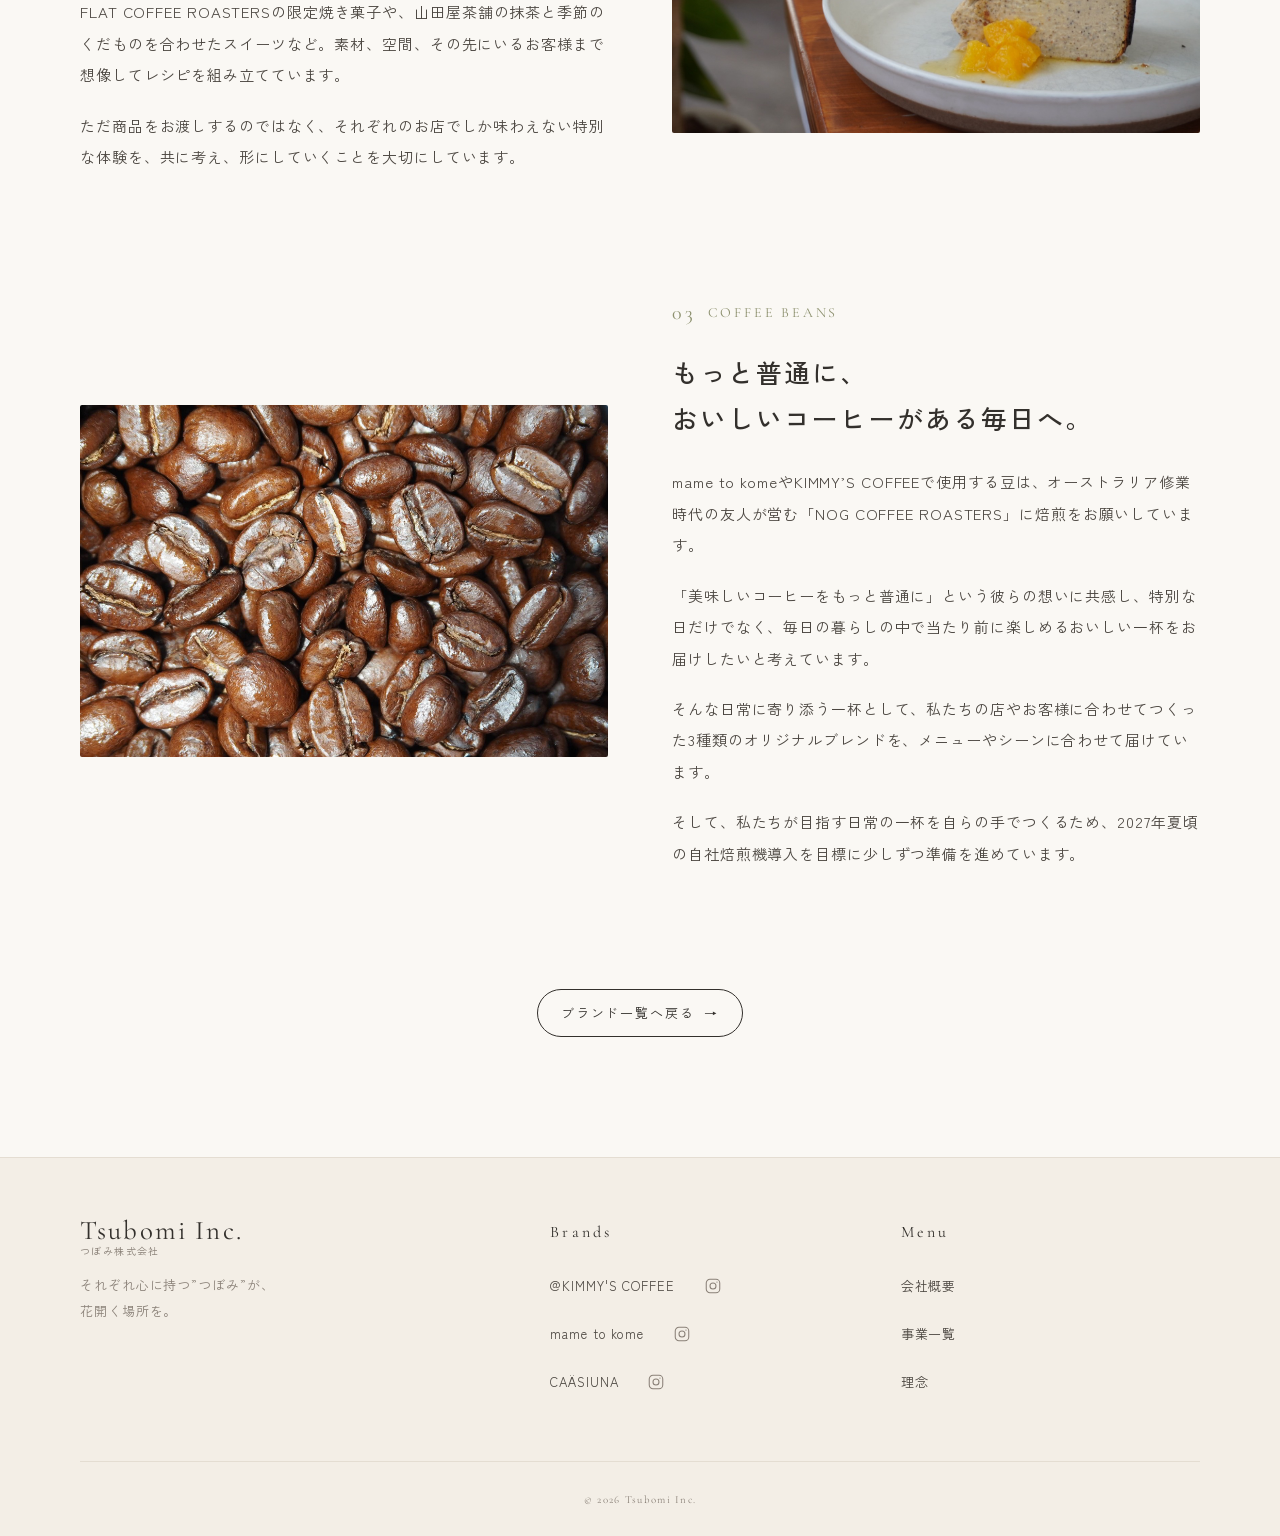
<file: pages/mame_to_kome.html>
<!DOCTYPE html>
<html lang="ja">
<head>
    <meta charset="UTF-8">
    <meta name="viewport" content="width=device-width, initial-scale=1.0">
    <title>mame to kome | Tsubomi Inc.</title>
    <meta name="description" content="mame to kome｜ぜんぶにやさしく、ほぐして生きよう。米粉パン・スイーツとコーヒー豆を届ける、つぼみ株式会社のブランドです。">
    <script>document.documentElement.classList.add('js');</script>

    <link rel="preconnect" href="https://fonts.googleapis.com">
    <link rel="preconnect" href="https://fonts.gstatic.com" crossorigin>
    <link rel="stylesheet" href="https://fonts.googleapis.com/css2?family=Cormorant+Garamond:wght@300;400;500&family=Zen+Kaku+Gothic+New:wght@400;500&display=swap">

    <link rel="stylesheet" href="../css/common.css">
    <link rel="stylesheet" href="../css/businessContens.css">
</head>
<body data-brand="mametokome">
    <!-- ================= ヘッダー ================= -->
    <header class="site-header">
        <div class="site-header__inner">
            <a href="../index.html" class="site-logo" aria-label="Tsubomi Inc. トップページ">
                <span class="site-logo__en">Tsubomi Inc.</span>
                <span class="site-logo__ja">つぼみ株式会社</span>
            </a>

            <button class="nav-toggle" type="button" aria-expanded="false" aria-controls="global-nav" aria-label="メニューを開く">
                <span class="nav-toggle__line"></span>
                <span class="nav-toggle__line"></span>
            </button>

            <nav class="global-nav" id="global-nav" aria-label="グローバルナビゲーション">
                <ul class="global-nav__list">
                    <li><a href="../index.html#about" class="global-nav__link"><span class="global-nav__en">About</span><span class="global-nav__ja">会社概要</span></a></li>
                    <li><a href="../index.html#brands" class="global-nav__link"><span class="global-nav__en">Brands</span><span class="global-nav__ja">事業一覧</span></a></li>
                    <li><a href="../index.html#philosophy" class="global-nav__link"><span class="global-nav__en">Philosophy</span><span class="global-nav__ja">理念</span></a></li>
                </ul>
            </nav>
        </div>
    </header>

    <!-- ================= メインビジュアル ================= -->
    <section class="hero hero--sub" aria-label="メインビジュアル">
        <div class="hero__slides" aria-hidden="true">
            <img class="hero__slide is-active" src="../img/mametokome/mametokome1.jpg" alt="" fetchpriority="high" decoding="async">
            <img class="hero__slide" src="../img/mametokome/mametokome2.jpg" alt="" loading="lazy" decoding="async">
            <img class="hero__slide" src="../img/mametokome/mametokome3.jpg" alt="" loading="lazy" decoding="async">
            <img class="hero__slide" src="../img/mametokome/mametokome4.jpg" alt="" loading="lazy" decoding="async">
        </div>
        <div class="hero__overlay"></div>
        <div class="hero__text">
            <p class="brand-hero__label">Brand 02</p>
            <h1 class="hero__title">mame to kome</h1>
            <p class="hero__subtitle">ぜんぶにやさしく、<br>ほぐして生きよう</p>
        </div>
    </section>

    <main>
        <div class="section">
            <div class="inner features">
                <section class="feature fade-in">
                    <div class="feature__media">
                        <img src="../img/mametokome/mametokome_contents1.jpg" alt="米粉パン" loading="lazy" decoding="async">
                    </div>
                    <div class="feature__text">
                        <p class="feature__label" data-num="01">Bread &amp; Sweets</p>
                        <h2 class="feature__title">米粉だからではなく<br>おいしいから選ばれるものを。</h2>
                        <div class="feature__body">
                            <p>食の制限がある人もない人も、同じテーブルで笑顔になれるものを届けたい。そんな想いから、mame to komeの米粉パン・スイーツは始まりました。</p>
                            <p>グルテンフリーという枠にとらわれず、毎日の中で自然と手に取りたくなる存在を目指して。米粉ならではのやさしさを活かしながら、味わいや食感にも妥協せず焼き上げています。</p>
                            <p>毎日の中で自然と手に取りたくなる、「おいしいから、また食べたい」と思える、やさしい味わいを目指しています。</p>
                        </div>
                    </div>
                </section>

                <section class="feature fade-in">
                    <div class="feature__media">
                        <img src="../img/mametokome/mametokome_contents2.jpg" alt="コラボスイーツ" loading="lazy" decoding="async">
                    </div>
                    <div class="feature__text">
                        <p class="feature__label" data-num="02">Collaboration</p>
                        <h2 class="feature__title">それぞれの想いを、<br>ひとつのおいしさに。</h2>
                        <div class="feature__body">
                            <p>自社商品にとどまらず、お店や作り手の想いを一緒にかたちにするオリジナル商品の企画・製造にも取り組んでいます。</p>
                            <p>FLAT COFFEE ROASTERSの限定焼き菓子や、山田屋茶舗の抹茶と季節のくだものを合わせたスイーツなど。素材、空間、その先にいるお客様まで想像してレシピを組み立てています。</p>
                            <p>ただ商品をお渡しするのではなく、それぞれのお店でしか味わえない特別な体験を、共に考え、形にしていくことを大切にしています。</p>
                        </div>
                    </div>
                </section>

                <section class="feature fade-in">
                    <div class="feature__media">
                        <img src="../img/mametokome/mametokome_contents3.jpg" alt="コーヒー豆" loading="lazy" decoding="async">
                    </div>
                    <div class="feature__text">
                        <p class="feature__label" data-num="03">Coffee Beans</p>
                        <h2 class="feature__title">もっと普通に、<br>おいしいコーヒーがある毎日へ。</h2>
                        <div class="feature__body">
                            <p>mame to komeやKIMMY’S COFFEEで使用する豆は、オーストラリア修業時代の友人が営む「NOG COFFEE ROASTERS」に焙煎をお願いしています。</p>
                            <p>「美味しいコーヒーをもっと普通に」という彼らの想いに共感し、特別な日だけでなく、毎日の暮らしの中で当たり前に楽しめるおいしい一杯をお届けしたいと考えています。</p>
                            <p>そんな日常に寄り添う一杯として、私たちの店やお客様に合わせてつくった3種類のオリジナルブレンドを、メニューやシーンに合わせて届けています。</p>
                            <p>そして、私たちが目指す日常の一杯を自らの手でつくるため、2027年夏頃の自社焙煎機導入を目標に少しずつ準備を進めています。</p>
                        </div>
                    </div>
                </section>
            </div>
        </div>

        <div class="brand-back">
            <a href="../index.html#brands" class="btn btn--primary">ブランド一覧へ戻る<span class="btn__arrow" aria-hidden="true">→</span></a>
        </div>
    </main>

    <!-- ================= フッター ================= -->
    <footer class="site-footer">
        <div class="inner">
            <div class="site-footer__grid">
                <div>
                    <a href="../index.html" class="site-logo">
                        <span class="site-logo__en">Tsubomi Inc.</span>
                        <span class="site-logo__ja">つぼみ株式会社</span>
                    </a>
                    <p class="site-footer__concept">それぞれ心に持つ”つぼみ”が、<br>花開く場所を。</p>
                </div>

                <div>
                    <h2 class="site-footer__heading">Brands</h2>
                    <ul class="footer-list">
                        <li class="footer-list__item">
                            <a href="kimmyscoffee.html" class="footer-list__link">@KIMMY'S COFFEE</a>
                            <a href="https://www.instagram.com/kimmys_coffee/" class="footer-list__sns" target="_blank" rel="noopener" aria-label="@KIMMY'S COFFEE の Instagram">
                                <svg viewBox="0 0 24 24" fill="none" stroke="currentColor" stroke-width="1.4" aria-hidden="true"><rect x="3" y="3" width="18" height="18" rx="5"/><circle cx="12" cy="12" r="4"/><circle cx="17.3" cy="6.7" r="0.8" fill="currentColor" stroke="none"/></svg>
                            </a>
                        </li>
                        <li class="footer-list__item">
                            <a href="mame_to_kome.html" class="footer-list__link" aria-current="page">mame to kome</a>
                            <a href="https://www.instagram.com/mame__to__kome/" class="footer-list__sns" target="_blank" rel="noopener" aria-label="mame to kome の Instagram">
                                <svg viewBox="0 0 24 24" fill="none" stroke="currentColor" stroke-width="1.4" aria-hidden="true"><rect x="3" y="3" width="18" height="18" rx="5"/><circle cx="12" cy="12" r="4"/><circle cx="17.3" cy="6.7" r="0.8" fill="currentColor" stroke="none"/></svg>
                            </a>
                        </li>
                        <li class="footer-list__item">
                            <a href="caasiuna.html" class="footer-list__link">CAÄSIUNA</a>
                            <a href="https://www.instagram.com/caasiuna/" class="footer-list__sns" target="_blank" rel="noopener" aria-label="CAÄSIUNA の Instagram">
                                <svg viewBox="0 0 24 24" fill="none" stroke="currentColor" stroke-width="1.4" aria-hidden="true"><rect x="3" y="3" width="18" height="18" rx="5"/><circle cx="12" cy="12" r="4"/><circle cx="17.3" cy="6.7" r="0.8" fill="currentColor" stroke="none"/></svg>
                            </a>
                        </li>
                    </ul>
                </div>

                <div>
                    <h2 class="site-footer__heading">Menu</h2>
                    <ul class="footer-list">
                        <li><a href="../index.html#about" class="footer-list__link">会社概要</a></li>
                        <li><a href="../index.html#brands" class="footer-list__link">事業一覧</a></li>
                        <li><a href="../index.html#philosophy" class="footer-list__link">理念</a></li>
                    </ul>
                </div>
            </div>

            <p class="site-footer__copy"><small>&copy; 2026 Tsubomi Inc.</small></p>
        </div>
    </footer>

    <script src="../js/common.js"></script>
</body>
</html>
</file>
<file: css/common.css>
@charset "UTF-8";
/* ==========================================================================
   つぼみ株式会社 共通スタイル
   - モバイルファースト（基本＝スマホ / 768px〜 タブレット / 1024px〜 PC）
   - 色・余白・文字はすべて CSS 変数（デザイントークン）で管理
   ========================================================================== */

/* --------------------------------------------------------------------------
   1. デザイントークン
   -------------------------------------------------------------------------- */
:root {
    /* カラー：オフホワイト・生成り・グレージュ */
    --color-bg:            #faf8f4; /* オフホワイト */
    --color-bg-alt:        #f3eee6; /* 生成り */
    --color-bg-deep:       #e9e2d8; /* 濃いめの生成り（画像読込前の背景） */
    --color-greige:        #cfc6ba; /* グレージュ */
    --color-greige-dark:   #9e9488;
    --color-line:          #e4ddd2;
    --color-text:          #4b4640;
    --color-text-sub:      #8a8178;
    --color-heading:       #33302c;
    --color-white:         #ffffff;

    /* アクセント（ブランドページでは [data-brand] で上書き） */
    --color-accent:        #a08b74;
    --color-accent-soft:   #ece4d9;

    /* フォント（Google Fonts：無料・登録不要） */
    --font-ja: "Zen Kaku Gothic New", "Hiragino Kaku Gothic ProN", "Hiragino Sans", "Yu Gothic", "Meiryo", sans-serif;
    --font-en: "Cormorant Garamond", "Times New Roman", serif;

    /* 文字サイズ（画面幅に応じてなめらかに変化） */
    --fs-xs:   0.75rem;
    --fs-sm:   0.8125rem;
    --fs-base: clamp(0.875rem, 0.84rem + 0.18vw, 0.9375rem);
    --fs-md:   clamp(1rem, 0.95rem + 0.3vw, 1.125rem);
    --fs-lg:   clamp(1.25rem, 1.1rem + 0.7vw, 1.625rem);
    --fs-xl:   clamp(1.75rem, 1.4rem + 1.6vw, 2.75rem);
    --fs-hero: clamp(2.25rem, 1.6rem + 3vw, 4rem);

    /* 行間・字間 */
    --lh-base:  2;
    --lh-tight: 1.6;
    --ls-base:  0.06em;
    --ls-wide:  0.14em;
    --ls-en:    0.2em;

    /* 余白 */
    --space-xs: 0.5rem;
    --space-sm: 1rem;
    --space-md: 1.5rem;
    --space-lg: clamp(2.5rem, 2rem + 2vw, 4rem);
    --space-xl: clamp(4.5rem, 3.5rem + 5vw, 8.5rem);

    /* レイアウト */
    --content-width: 1120px;
    --content-narrow: 720px;
    --gutter: clamp(1.25rem, 0.8rem + 2.5vw, 3rem);
    --header-height: 64px;

    /* 動き */
    --ease: cubic-bezier(0.25, 0.1, 0.25, 1);
    --duration-fast: 0.3s;
    --duration-fade: 0.8s;
    --duration-menu: 0.5s; /* ハンバーガー⇔×と背景パネルの開閉速度 */
}

@media (min-width: 1024px) {
    :root {
        --header-height: 80px;
    }
}

/* --------------------------------------------------------------------------
   2. ブランドごとのアクセントカラー
      新しいブランドが増えたら、ここに1ブロック追加するだけで済みます
   -------------------------------------------------------------------------- */
[data-brand="kimmyscoffee"] {
    --color-accent:      #8a6a52; /* コーヒーブラウン */
    --color-accent-soft: #efe6dc;
}

[data-brand="mametokome"] {
    --color-accent:      #8d916f; /* 豆と米のやわらかなセージ */
    --color-accent-soft: #eceee2;
}

[data-brand="caasiuna"] {
    --color-accent:      #b3846c; /* 温かなテラコッタ */
    --color-accent-soft: #f3e7df;
}

/* --------------------------------------------------------------------------
   3. リセット・ベース
   -------------------------------------------------------------------------- */
*,
*::before,
*::after {
    box-sizing: border-box;
    margin: 0;
    padding: 0;
}

html {
    scroll-behavior: smooth;
    scroll-padding-top: var(--header-height);
    -webkit-text-size-adjust: 100%;
}

body {
    font-family: var(--font-ja);
    font-size: var(--fs-base);
    font-weight: 400;
    line-height: var(--lh-base);
    letter-spacing: var(--ls-base);
    color: var(--color-text);
    background: var(--color-bg);
    -webkit-font-smoothing: antialiased;
    font-feature-settings: "palt";
}

body.is-menu-open {
    overflow: hidden;
}

img {
    display: block;
    max-width: 100%;
    height: auto;
}

a {
    color: inherit;
    text-decoration: none;
    transition: color var(--duration-fast) var(--ease), opacity var(--duration-fast) var(--ease);
}

ul {
    list-style: none;
}

button {
    font: inherit;
    color: inherit;
    background: none;
    border: none;
    cursor: pointer;
}

:focus-visible {
    outline: 1px solid var(--color-accent);
    outline-offset: 4px;
}

/* スクリーンリーダー向けの非表示テキスト */
.visually-hidden {
    position: absolute;
    width: 1px;
    height: 1px;
    overflow: hidden;
    clip: rect(0 0 0 0);
    white-space: nowrap;
}

/* PCでだけ改行したい箇所に使う */
.br-pc {
    display: none;
}

/* スマホでだけ改行したい箇所に使う */
@media (min-width: 768px) {
    .br-pc {
        display: inline;
    }

    .br-sp {
        display: none;
    }
}

/* --------------------------------------------------------------------------
   4. レイアウト共通
   -------------------------------------------------------------------------- */
.inner {
    width: 100%;
    max-width: calc(var(--content-width) + var(--gutter) * 2);
    margin-inline: auto;
    padding-inline: var(--gutter);
}

.inner--narrow {
    max-width: calc(var(--content-narrow) + var(--gutter) * 2);
}

.section {
    padding-block: var(--space-xl);
}

.section--alt {
    background: var(--color-bg-alt);
}

/* セクション見出し：英字＋日本語の2段 */
.section-heading {
    display: flex;
    flex-direction: column;
    align-items: center;
    gap: 0.5rem;
    margin-bottom: var(--space-lg);
    text-align: center;
}

.section-heading__en {
    font-family: var(--font-en);
    font-size: var(--fs-xl);
    font-weight: 300;
    line-height: 1.2;
    letter-spacing: 0.12em;
    color: var(--color-heading);
}

.section-heading__ja {
    font-size: var(--fs-xs);
    font-weight: 400;
    letter-spacing: var(--ls-wide);
    color: var(--color-text-sub);
}

.section-heading__ja::before {
    content: "";
    display: block;
    width: 1px;
    height: 24px;
    margin: 0 auto 0.75rem;
    background: var(--color-greige);
}

/* --------------------------------------------------------------------------
   5. ボタン
   -------------------------------------------------------------------------- */
.btn {
    display: inline-flex;
    align-items: center;
    justify-content: center;
    gap: 0.75em;
    min-height: 48px; /* タップしやすい高さ */
    padding: 0.75em 1.75em;
    border: 1px solid var(--color-greige-dark);
    border-radius: 999px;
    font-size: var(--fs-sm);
    letter-spacing: var(--ls-wide);
    color: var(--color-heading);
    background: transparent;
    transition:
        background-color var(--duration-fast) var(--ease),
        border-color var(--duration-fast) var(--ease),
        color var(--duration-fast) var(--ease);
}

.btn__arrow {
    display: inline-block;
    transition: transform var(--duration-fast) var(--ease);
}

.btn--primary {
    border-color: var(--color-heading);
}

.btn--sub {
    border-color: transparent;
    color: var(--color-text-sub);
}

.btn-icon {
    width: 1.05em;
    height: 1.05em;
    flex-shrink: 0;
}

@media (hover: hover) {
    .btn--primary:hover {
        background: var(--color-heading);
        color: var(--color-bg);
    }

    .btn--sub:hover {
        color: var(--color-accent);
    }

    .btn:hover .btn__arrow {
        transform: translateX(4px);
    }
}

/* --------------------------------------------------------------------------
   6. ヘッダー
   -------------------------------------------------------------------------- */
.site-header {
    position: sticky;
    top: 0;
    z-index: 100;
    height: var(--header-height);
    background: rgba(250, 248, 244, 0.92);
    -webkit-backdrop-filter: blur(8px);
    backdrop-filter: blur(8px);
    border-bottom: 1px solid transparent;
    transition: background-color var(--duration-menu) var(--ease), border-color var(--duration-fast) var(--ease);
}

.site-header.is-scrolled {
    border-bottom-color: var(--color-line);
}

.site-header__inner {
    display: flex;
    align-items: center;
    justify-content: space-between;
    height: 100%;
    max-width: calc(var(--content-width) + var(--gutter) * 2);
    margin-inline: auto;
    padding-inline: var(--gutter);
}

.site-logo {
    display: flex;
    flex-direction: column;
    line-height: 1.1;
}

.site-logo__en {
    font-family: var(--font-en);
    font-size: clamp(1.375rem, 1.2rem + 0.6vw, 1.75rem);
    font-weight: 400;
    letter-spacing: 0.08em;
    color: var(--color-heading);
}

.site-logo__ja {
    font-size: 0.625rem;
    letter-spacing: var(--ls-wide);
    color: var(--color-text-sub);
}

/* ハンバーガーボタン（スマホ・タブレット） */
.nav-toggle {
    position: relative;
    z-index: 120;
    width: 48px;
    height: 48px;
    margin-right: -12px;
}

.nav-toggle__line {
    position: absolute;
    left: 13px;
    width: 22px;
    height: 1px;
    background: var(--color-heading);
    /* 背景パネルと同じ速さで「三」→「×」に変化させる */
    transition: transform var(--duration-menu) var(--ease), top var(--duration-menu) var(--ease);
}

.nav-toggle__line:nth-child(1) { top: 20px; }
.nav-toggle__line:nth-child(2) { top: 27px; }

.nav-toggle[aria-expanded="true"] .nav-toggle__line:nth-child(1) {
    top: 24px;
    transform: rotate(30deg);
}

.nav-toggle[aria-expanded="true"] .nav-toggle__line:nth-child(2) {
    top: 24px;
    transform: rotate(-30deg);
}

/* メニューを開いている間は、ヘッダーも透けない背景にする */
.is-menu-open .site-header {
    background: var(--color-bg);
    border-bottom-color: var(--color-line);
    transition: background-color var(--duration-menu) var(--ease), border-color var(--duration-menu) var(--ease);
}

/* グローバルナビ（スマホ・タブレット：ヘッダー直下に開くパネル）
   ※ ヘッダーの backdrop-filter の影響で fixed が効かないため、
     ヘッダー（sticky）を基準にした absolute で配置する */
.global-nav {
    position: absolute;
    top: 100%;
    left: 0;
    right: 0;
    z-index: 110;
    max-height: calc(100svh - var(--header-height));
    overflow-y: auto;
    padding: 2.5rem var(--gutter) 3rem;
    background: var(--color-bg); /* ヘッダーと同じ色 */
    border-bottom: 1px solid var(--color-line);
    box-shadow: 0 12px 24px -16px rgba(51, 48, 44, 0.25);

    /* 上から下へ広がるように表示（閉じるときは下から上へ） */
    clip-path: inset(0 0 100% 0);
    visibility: hidden;
    transition:
        clip-path var(--duration-menu) var(--ease),
        visibility 0s linear var(--duration-menu);
}

.global-nav.is-open {
    clip-path: inset(0 0 -40px 0); /* 下の影まで見せる */
    visibility: visible;
    transition:
        clip-path var(--duration-menu) var(--ease),
        visibility 0s linear 0s;
}

.global-nav__list {
    display: flex;
    flex-direction: column;
    align-items: center;
    gap: 1.25rem;
}

/* 中身は背景より少し遅れてふわっと出す */
.global-nav__list > li {
    opacity: 0;
    transform: translateY(-6px);
    transition: opacity 0.3s var(--ease), transform 0.3s var(--ease);
}

.global-nav.is-open .global-nav__list > li {
    opacity: 1;
    transform: none;
    transition-duration: 0.4s;
    transition-delay: calc(0.15s + var(--i, 0) * 0.06s);
}

.global-nav__list > li:nth-child(2) { --i: 1; }
.global-nav__list > li:nth-child(3) { --i: 2; }
.global-nav__list > li:nth-child(4) { --i: 3; }
.global-nav__list > li:nth-child(5) { --i: 4; }

.global-nav__link {
    display: flex;
    flex-direction: column;
    align-items: center;
    gap: 0.25rem;
    padding: 0.5rem 1rem;
}

.global-nav__en {
    font-family: var(--font-en);
    font-size: 1.5rem;
    font-weight: 300;
    letter-spacing: 0.12em;
    line-height: 1.2;
    color: var(--color-heading);
}

.global-nav__ja {
    font-size: var(--fs-xs);
    letter-spacing: var(--ls-wide);
    color: var(--color-text-sub);
}

/* PC：横並びのナビ */
@media (min-width: 1024px) {
    .nav-toggle {
        display: none;
    }

    .global-nav {
        position: static;
        max-height: none;
        overflow: visible;
        padding: 0;
        background: none;
        border-bottom: none;
        box-shadow: none;
        clip-path: none;
        visibility: visible;
        transition: none;
    }

    .global-nav__list > li {
        opacity: 1;
        transform: none;
    }

    .global-nav__list {
        flex-direction: row;
        gap: 2.5rem;
    }

    .global-nav__link {
        position: relative;
        padding: 0.5rem 0;
    }

    .global-nav__en {
        font-size: 1.0625rem;
        letter-spacing: var(--ls-en);
    }

    .global-nav__ja {
        font-size: 0.625rem;
    }

    .global-nav__link::after {
        content: "";
        position: absolute;
        bottom: 0;
        left: 50%;
        width: 0;
        height: 1px;
        background: var(--color-accent);
        transition: width var(--duration-fast) var(--ease), left var(--duration-fast) var(--ease);
    }

    .global-nav__link:hover::after {
        left: 0;
        width: 100%;
    }
}

/* --------------------------------------------------------------------------
   7. メインビジュアル（スライドショー）
   -------------------------------------------------------------------------- */
.hero {
    position: relative;
    height: calc(100svh - var(--header-height));
    min-height: 480px;
    max-height: 900px;
    overflow: hidden;
    background: var(--color-bg-deep); /* 画像読込前も黒くならない */
}

.hero--sub {
    height: 62svh;
    min-height: 380px;
    max-height: 640px;
}

.hero__slides {
    position: absolute;
    inset: 0;
}

.hero__slide {
    position: absolute;
    inset: 0;
    width: 100%;
    height: 100%;
    object-fit: cover;
    opacity: 0;
    transform: scale(1.04);
    transition: opacity 1.8s var(--ease), transform 8s linear;
}

.hero__slide.is-active {
    opacity: 1;
    transform: scale(1);
}

/* 文字が読めるよう、やわらかいグラデーションを重ねる */
.hero__overlay {
    position: absolute;
    inset: 0;
    z-index: 1;
    background: linear-gradient(180deg, rgba(40, 34, 28, 0.08) 0%, rgba(40, 34, 28, 0.36) 100%);
}

.hero__text {
    position: absolute;
    inset: 0;
    z-index: 2;
    display: flex;
    flex-direction: column;
    align-items: center;
    justify-content: center;
    gap: 1.25rem;
    padding-inline: var(--gutter);
    text-align: center;
    color: var(--color-white);
    text-shadow: 0 1px 12px rgba(40, 34, 28, 0.25);
}

.hero__title {
    font-family: var(--font-en);
    font-size: var(--fs-hero);
    font-weight: 300;
    line-height: 1.15;
    letter-spacing: 0.1em;
}

.hero__subtitle {
    font-size: var(--fs-md);
    font-weight: 400;
    line-height: 2;
    letter-spacing: var(--ls-wide);
}

.hero__scroll {
    position: absolute;
    bottom: 1.5rem;
    left: 50%;
    z-index: 2;
    display: flex;
    flex-direction: column;
    align-items: center;
    gap: 0.5rem;
    transform: translateX(-50%);
    font-family: var(--font-en);
    font-size: 0.75rem;
    letter-spacing: var(--ls-en);
    color: var(--color-white);
}

.hero__scroll::after {
    content: "";
    width: 1px;
    height: 40px;
    background: linear-gradient(var(--color-white), transparent);
    animation: scroll-line 2.4s var(--ease) infinite;
    transform-origin: top;
}

@keyframes scroll-line {
    0%   { transform: scaleY(0); opacity: 1; }
    60%  { transform: scaleY(1); opacity: 1; }
    100% { transform: scaleY(1); opacity: 0; }
}

/* --------------------------------------------------------------------------
   8. フッター
   -------------------------------------------------------------------------- */
.site-footer {
    padding-block: var(--space-lg) var(--space-md);
    background: var(--color-bg-alt);
    border-top: 1px solid var(--color-line);
    font-size: var(--fs-sm);
}

.site-footer__grid {
    display: grid;
    gap: var(--space-lg);
}

.site-footer__concept {
    margin-top: 1rem;
    font-size: var(--fs-sm);
    line-height: 2;
    color: var(--color-text-sub);
}

.site-footer__heading {
    margin-bottom: 1rem;
    font-family: var(--font-en);
    font-size: 1rem;
    font-weight: 400;
    letter-spacing: var(--ls-en);
    color: var(--color-heading);
}

.footer-list {
    display: flex;
    flex-direction: column;
    gap: 0.25rem;
}

.footer-list__item {
    display: flex;
    align-items: center;
    justify-content: space-between;
    gap: 1rem;
}

.footer-list__link {
    display: inline-flex;
    align-items: center;
    min-height: 44px;
    color: var(--color-text);
}

.footer-list__sns {
    display: inline-flex;
    align-items: center;
    justify-content: center;
    width: 44px;
    height: 44px;
    color: var(--color-text-sub);
}

.footer-list__sns svg {
    width: 18px;
    height: 18px;
}

@media (hover: hover) {
    .footer-list__link:hover,
    .footer-list__sns:hover {
        color: var(--color-accent);
    }
}

.site-footer__copy {
    margin-top: var(--space-lg);
    padding-top: var(--space-md);
    border-top: 1px solid var(--color-line);
    font-family: var(--font-en);
    font-size: 0.8125rem;
    letter-spacing: 0.1em;
    text-align: center;
    color: var(--color-text-sub);
}

@media (min-width: 768px) {
    .site-footer__grid {
        grid-template-columns: 1.4fr 1fr 1fr;
        gap: var(--space-lg) clamp(2rem, 4vw, 5rem);
    }

    .footer-list__item {
        justify-content: flex-start;
    }
}

/* --------------------------------------------------------------------------
   9. スクロールフェードイン
      JS が有効なときだけ非表示にする（JS無効でも内容は見える）
   -------------------------------------------------------------------------- */
.js .fade-in {
    opacity: 0;
    transform: translateY(20px);
    transition:
        opacity var(--duration-fade) var(--ease),
        transform var(--duration-fade) var(--ease);
    transition-delay: var(--fade-delay, 0s);
}

.js .fade-in.is-visible {
    opacity: 1;
    transform: none;
}

/* 動きを減らす設定の利用者には、アニメーションを止める */
@media (prefers-reduced-motion: reduce) {
    html {
        scroll-behavior: auto;
    }

    *,
    *::before,
    *::after {
        animation-duration: 0.01ms !important;
        animation-iteration-count: 1 !important;
        transition-duration: 0.01ms !important;
    }

    .js .fade-in {
        opacity: 1;
        transform: none;
    }
}
</file>
<file: css/top.css>
@charset "UTF-8";
/* ==========================================================================
   トップページ専用スタイル
   ========================================================================== */

/* --------------------------------------------------------------------------
   About（つぼみ株式会社とは）
   -------------------------------------------------------------------------- */
.about__body {
    display: flex;
    flex-direction: column;
    gap: 1.5rem;
    text-align: center;
    font-size: var(--fs-md);
    line-height: 2.3;
    color: var(--color-text);
}

/* --------------------------------------------------------------------------
   Our Brands（展開事業一覧）
   ブランドが増えても自動で折り返す Grid
   -------------------------------------------------------------------------- */
.brand-grid {
    display: grid;
    grid-template-columns: repeat(auto-fill, minmax(min(100%, 300px), 1fr));
    gap: clamp(2.5rem, 2rem + 2vw, 3.5rem) clamp(1.5rem, 1rem + 1.5vw, 2.5rem);
}

.brand-card {
    display: flex;
    flex-direction: column;
}

.brand-card__media {
    display: block;
    aspect-ratio: 1 / 1; /* ロゴ画像が欠けないよう正方形 */
    overflow: hidden;
    border-radius: 2px;
    background: var(--color-bg-deep); /* 画像読込前の背景 */
}

.brand-card__media img {
    width: 100%;
    height: 100%;
    object-fit: cover;
    transition: transform 0.8s var(--ease);
}

@media (hover: hover) {
    .brand-card__media:hover img {
        transform: scale(1.04);
    }
}

.brand-card__body {
    display: flex;
    flex-direction: column;
    flex-grow: 1;
    padding-top: 1.5rem;
}

.brand-card__meta {
    display: flex;
    flex-wrap: wrap;
    align-items: center;
    gap: 0.5rem 0.75rem;
    margin-bottom: 0.75rem;
}

.brand-card__label {
    font-family: var(--font-en);
    font-size: 0.8125rem;
    letter-spacing: 0.14em;
    color: var(--color-accent);
}

.brand-card__category {
    font-size: var(--fs-xs);
    letter-spacing: var(--ls-wide);
    color: var(--color-text-sub);
}

.brand-card__category::before {
    content: "";
    display: inline-block;
    width: 12px;
    height: 1px;
    margin-right: 0.75rem;
    vertical-align: middle;
    background: var(--color-greige);
}

.brand-card__name {
    font-family: var(--font-en);
    font-size: var(--fs-lg);
    font-weight: 400;
    line-height: 1.3;
    letter-spacing: 0.06em;
    color: var(--color-heading);
}

.brand-card__catch {
    margin-top: 0.75rem;
    line-height: 2;
    color: var(--color-text);
}

.brand-card__actions {
    display: flex;
    flex-wrap: wrap;
    align-items: center;
    gap: 0.5rem;
    margin-top: auto;
    padding-top: 1.5rem;
}

/* --------------------------------------------------------------------------
   Philosophy（私たちの想い）
   -------------------------------------------------------------------------- */
.philosophy__concept {
    margin-bottom: var(--space-lg);
    font-size: var(--fs-lg);
    font-weight: 500;
    line-height: 1.9;
    letter-spacing: var(--ls-wide);
    text-align: center;
    color: var(--color-heading);
}

.philosophy__body {
    display: flex;
    flex-direction: column;
    gap: 2.25rem;
    text-align: center;
    line-height: 2.3;
    letter-spacing: 0.1em;
}
</file>
<file: css/businessContens.css>
@charset "UTF-8";
/* ==========================================================================
   ブランド紹介ページ共通スタイル
   アクセントカラーは <body data-brand="..."> で切り替え（common.css 参照）
   ========================================================================== */

.hero--sub .hero__title {
    font-size: clamp(2rem, 1.4rem + 3vw, 3.5rem);
    letter-spacing: 0.06em;
}

.brand-hero__label {
    font-family: var(--font-en);
    font-size: 0.8125rem;
    letter-spacing: var(--ls-en);
}

/* --------------------------------------------------------------------------
   特徴ブロック（テキスト＋画像）
   スマホ：画像→テキストの縦並び / PC：左右交互
   -------------------------------------------------------------------------- */
.features {
    display: flex;
    flex-direction: column;
    gap: var(--space-xl);
}

.feature {
    display: grid;
    gap: var(--space-md);
    align-items: center;
}

.feature__media {
    aspect-ratio: 3 / 2;
    overflow: hidden;
    border-radius: 2px;
    background: var(--color-bg-deep);
}

.feature__media img {
    width: 100%;
    height: 100%;
    object-fit: cover;
}

.feature__label {
    display: flex;
    align-items: center;
    gap: 0.75rem;
    margin-bottom: 1rem;
    font-family: var(--font-en);
    font-size: 0.875rem;
    letter-spacing: var(--ls-en);
    text-transform: uppercase;
    color: var(--color-accent);
}

.feature__label::before {
    content: attr(data-num);
    font-size: 1.25rem;
}

.feature__title {
    margin-bottom: 1.5rem;
    font-size: var(--fs-lg);
    font-weight: 500;
    line-height: 1.8;
    letter-spacing: 0.08em;
    color: var(--color-heading);
}

.feature__body {
    display: flex;
    flex-direction: column;
    gap: 1.25em;
    line-height: 2.1;
}

@media (min-width: 1024px) {
    .feature {
        grid-template-columns: 1fr 1fr;
        gap: clamp(3rem, 5vw, 6rem);
    }

    /* 偶数番目は画像を右側に */
    .feature:nth-child(even) .feature__media {
        order: 2;
    }
}

/* --------------------------------------------------------------------------
   ページ下部：一覧へ戻る
   -------------------------------------------------------------------------- */
.brand-back {
    display: flex;
    justify-content: center;
    padding-bottom: var(--space-xl);
}
</file>
